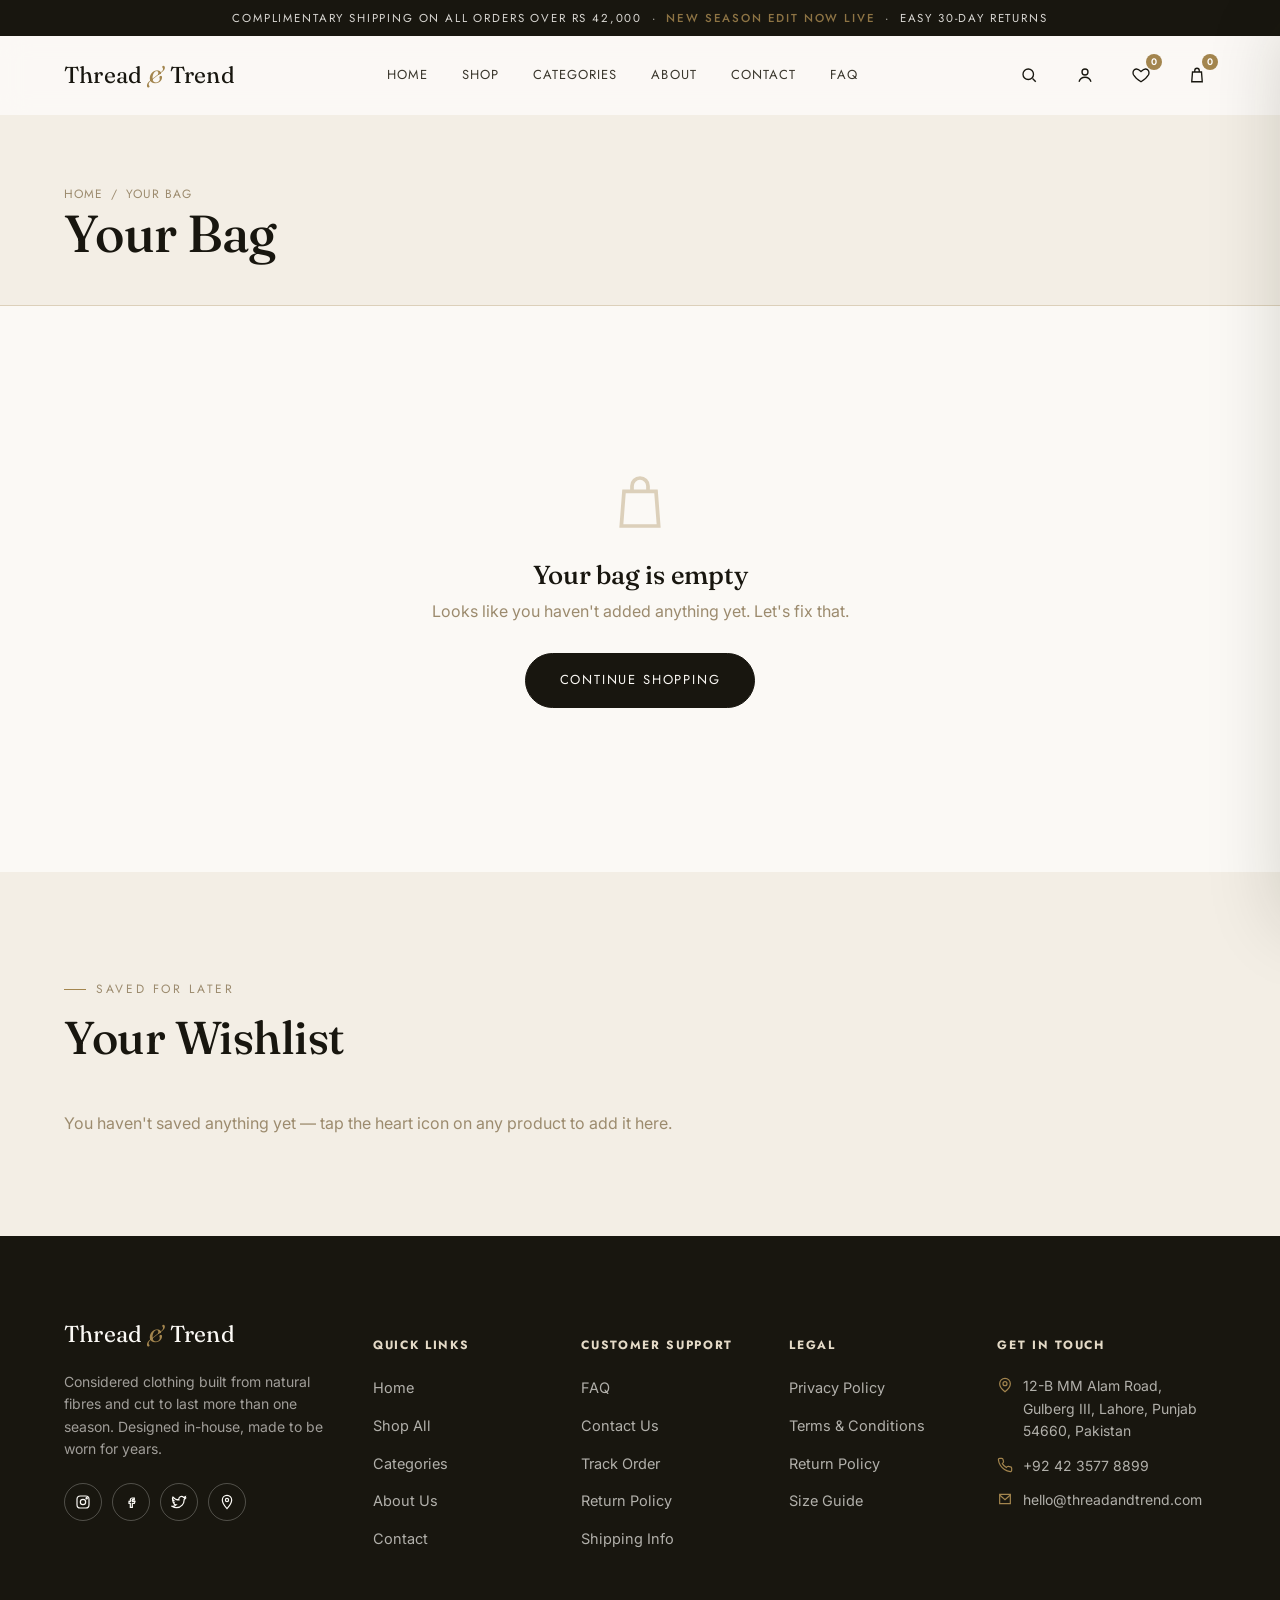
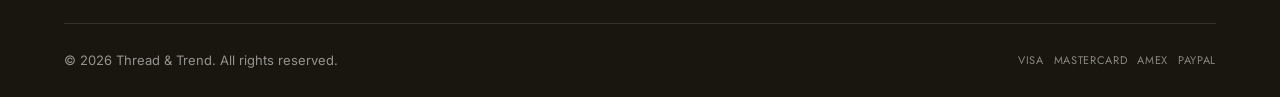
<file: cart.html>
<!DOCTYPE html>
<html lang="en">
<head>
<meta charset="UTF-8">
<meta name="viewport" content="width=device-width, initial-scale=1.0">
<title>Your Bag — Thread &amp; Trend</title>
<meta name="description" content="Review your bag and proceed to secure checkout at Thread & Trend.">
<link rel="icon" href="data:,">
<link rel="stylesheet" href="style.css">
</head>
<body>

<div id="site-header"></div>

<main>
  <div class="page-header">
    <div class="container">
      <div class="breadcrumb"><a href="index.html">Home</a> <span>/</span> <span>Your Bag</span></div>
      <h1>Your Bag</h1>
    </div>
  </div>

  <section class="section-tight">
    <div class="container">
      <div id="cart-content"></div>
    </div>
  </section>

  <section id="wishlist-section" class="bg-beige">
    <div class="container">
      <div class="section-head">
        <div><span class="eyebrow">Saved for later</span><h2>Your Wishlist</h2></div>
      </div>
      <div class="product-grid" id="wishlist-grid"></div>
      <p id="wishlist-empty" style="display:none;color:var(--taupe);">You haven't saved anything yet — tap the heart icon on any product to add it here.</p>
    </div>
  </section>
</main>

<div id="site-footer"></div>

<script src="partials.js"></script>
<script src="app.js"></script>
<script src="cart.js"></script>
</body>
</html>
</file>
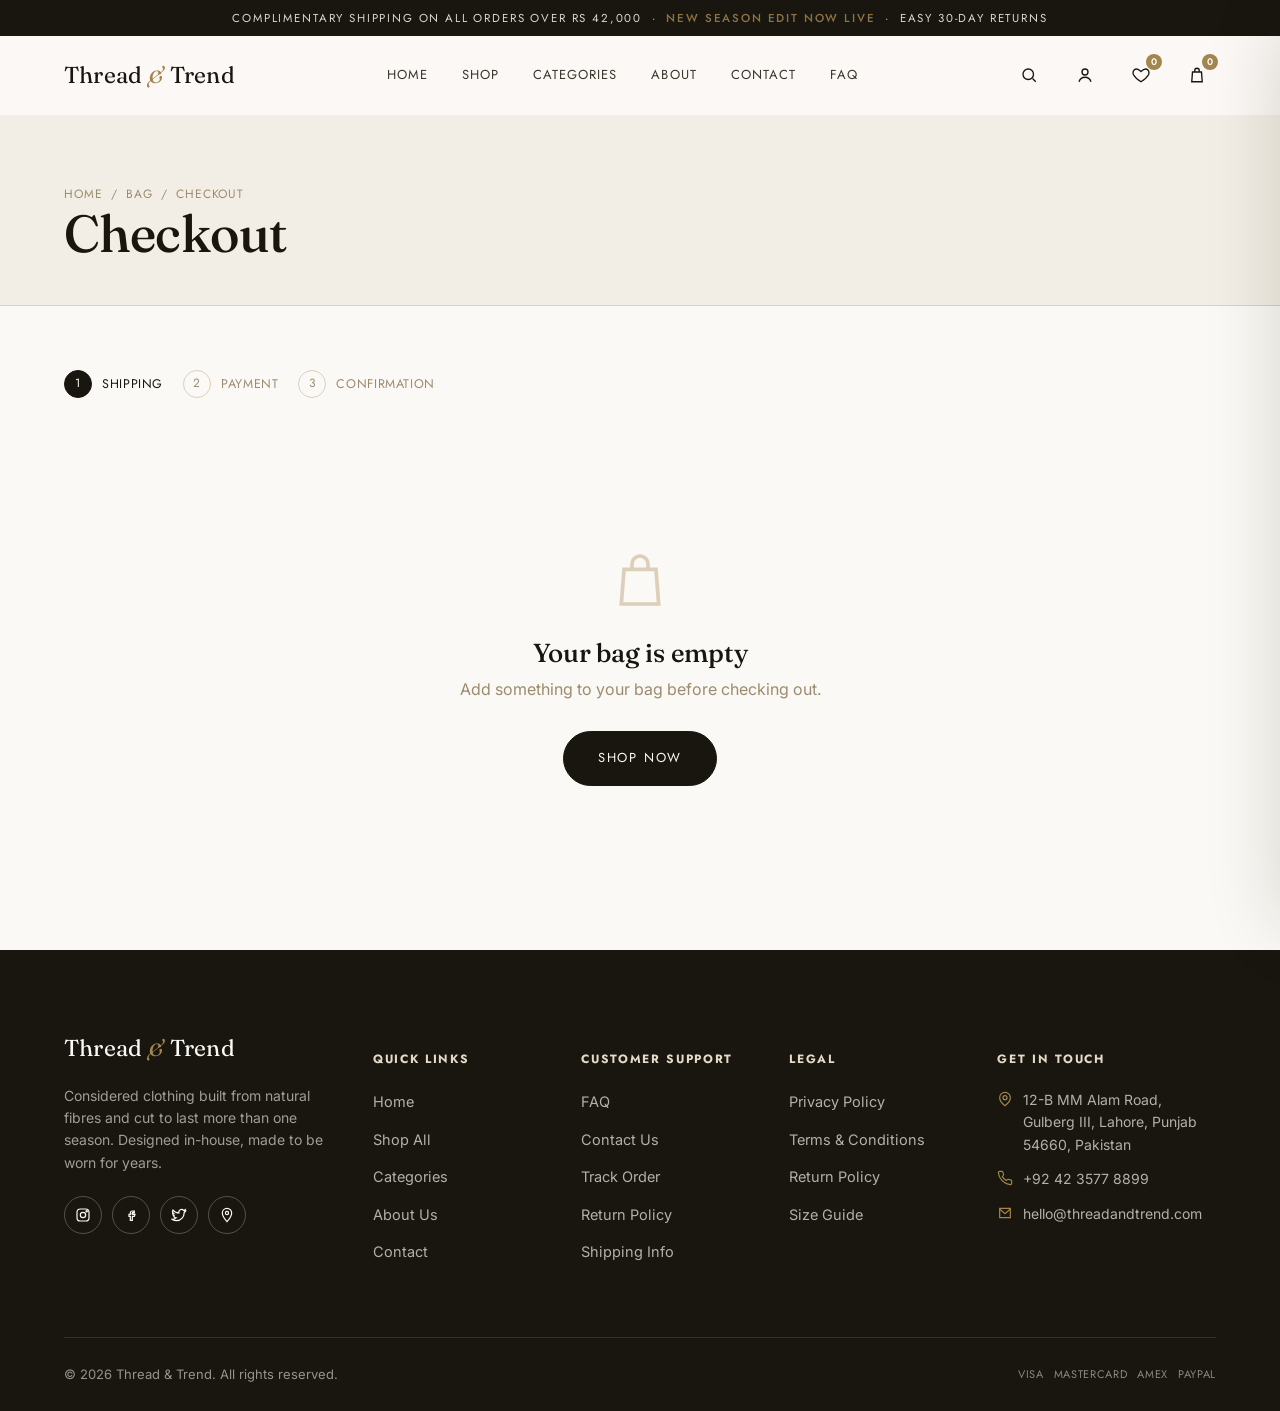
<file: checkout.html>
<!DOCTYPE html>
<html lang="en">
<head>
<meta charset="UTF-8">
<meta name="viewport" content="width=device-width, initial-scale=1.0">
<title>Checkout — Thread &amp; Trend</title>
<meta name="description" content="Secure checkout at Thread & Trend.">
<link rel="icon" href="data:,">
<link rel="stylesheet" href="style.css">
</head>
<body>

<div id="site-header"></div>

<main>
  <div class="page-header">
    <div class="container">
      <div class="breadcrumb"><a href="index.html">Home</a> <span>/</span> <a href="cart.html">Bag</a> <span>/</span> <span>Checkout</span></div>
      <h1>Checkout</h1>
    </div>
  </div>

  <section class="section-tight">
    <div class="container">

      <div class="checkout-steps">
        <div class="checkout-step active"><span class="num">1</span> Shipping</div>
        <div class="sep"></div>
        <div class="checkout-step"><span class="num">2</span> Payment</div>
        <div class="sep"></div>
        <div class="checkout-step"><span class="num">3</span> Confirmation</div>
      </div>

      <div id="checkout-body"></div>

    </div>
  </section>
</main>

<div id="site-footer"></div>

<script src="partials.js"></script>
<script src="app.js"></script>
<script src="checkout.js"></script>
</body>
</html>
</file>
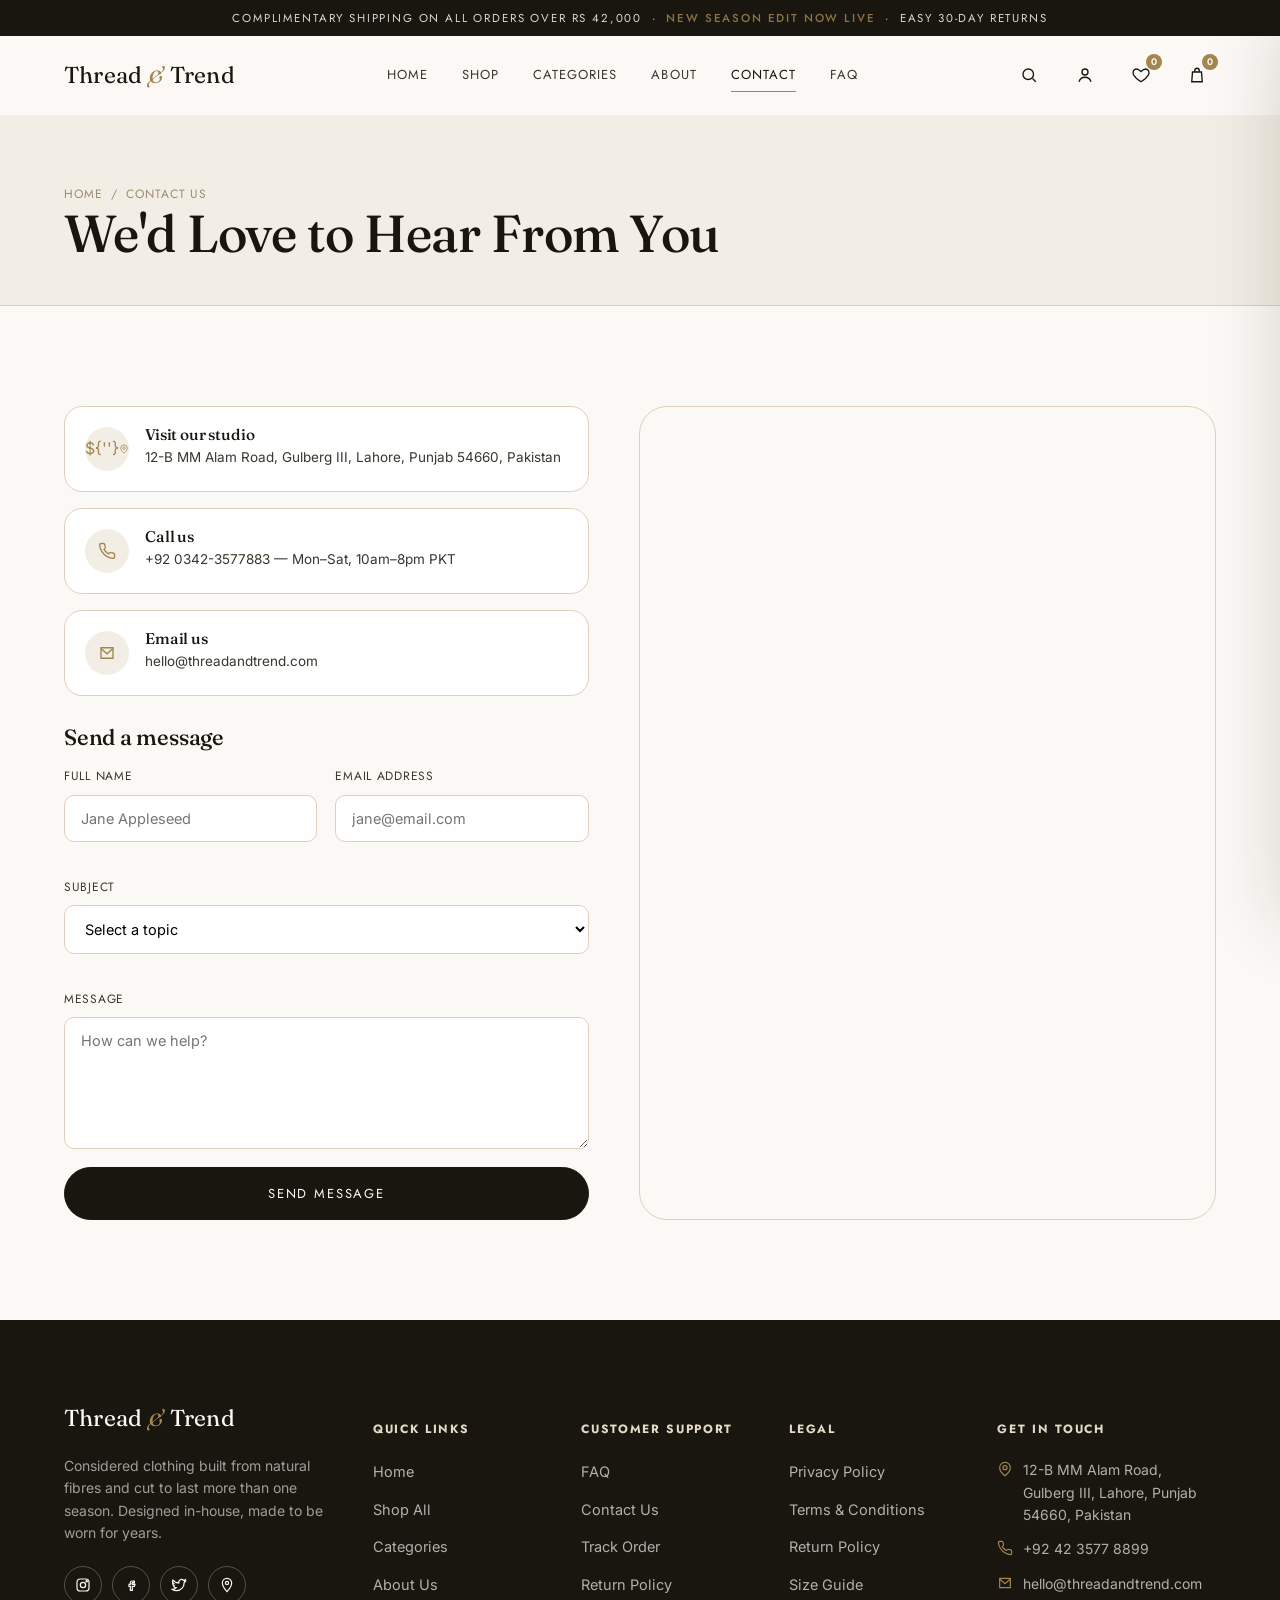
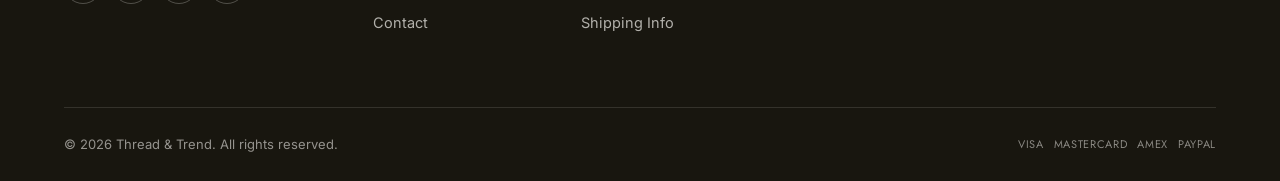
<file: contact.html>
<!DOCTYPE html>
<html lang="en">
<head>
<meta charset="UTF-8">
<meta name="viewport" content="width=device-width, initial-scale=1.0">
<title>Contact Us — Thread &amp; Trend</title>
<meta name="description" content="Get in touch with the Thread & Trend team — store visits, order support and press enquiries.">
<link rel="icon" href="data:,">
<link rel="stylesheet" href="style.css">
</head>
<body>

<div id="site-header"></div>

<main>
  <div class="page-header">
    <div class="container">
      <div class="breadcrumb"><a href="index.html">Home</a> <span>/</span> <span>Contact Us</span></div>
      <h1>We'd Love to Hear From You</h1>
    </div>
  </div>

  <section>
    <div class="container">
      <div class="contact-layout">
        <div>
          <div class="contact-cards">
            <div class="contact-card">
              <div class="ci">${''}<svg viewBox="0 0 24 24" fill="none" stroke="currentColor" stroke-width="1.8" width="18" height="18"><path d="M20 10c0 6-8 12-8 12s-8-6-8-12a8 8 0 1116 0z"/><circle cx="12" cy="10" r="3"/></svg></div>
              <div><h4>Visit our studio</h4><p>12-B MM Alam Road, Gulberg III, Lahore, Punjab 54660, Pakistan</p></div>
            </div>
            <div class="contact-card">
              <div class="ci"><svg viewBox="0 0 24 24" fill="none" stroke="currentColor" stroke-width="1.8" width="18" height="18"><path d="M22 16.9v3a2 2 0 01-2.2 2 19.8 19.8 0 01-8.6-3.1 19.5 19.5 0 01-6-6A19.8 19.8 0 012.1 4.2 2 2 0 014.1 2h3a2 2 0 012 1.7c.1.9.3 1.8.6 2.7a2 2 0 01-.4 2.1L8 9.9a16 16 0 006 6l1.4-1.4a2 2 0 012.1-.4c.9.3 1.8.5 2.7.6a2 2 0 011.8 2z"/></svg></div>
              <div><h4>Call us</h4><p>+92 0342-3577883 — Mon–Sat, 10am–8pm PKT</p></div>
            </div>
            <div class="contact-card">
              <div class="ci"><svg viewBox="0 0 24 24" fill="none" stroke="currentColor" stroke-width="1.8" width="18" height="18"><path d="M4 5h16v14H4V5z"/><path d="M4 6l8 7 8-7"/></svg></div>
              <div><h4>Email us</h4><p>hello@threadandtrend.com</p></div>
            </div>
          </div>

          <h3 style="font-size:22px;margin-bottom:18px;">Send a message</h3>
          <form id="contact-form" novalidate>
            <div class="form-grid">
              <div class="field" id="f-name">
                <label>Full Name</label>
                <input type="text" name="name" required placeholder="Jane Appleseed">
                <span class="error-msg">Please enter your name.</span>
              </div>
              <div class="field" id="f-email">
                <label>Email Address</label>
                <input type="email" name="email" required placeholder="jane@email.com">
                <span class="error-msg">Please enter a valid email.</span>
              </div>
              <div class="field full" id="f-subject">
                <label>Subject</label>
                <select name="subject" required>
                  <option value="">Select a topic</option>
                  <option>Order Support</option>
                  <option>Returns &amp; Exchanges</option>
                  <option>Wholesale Enquiry</option>
                  <option>Press</option>
                  <option>Other</option>
                </select>
                <span class="error-msg">Please select a subject.</span>
              </div>
              <div class="field full" id="f-message">
                <label>Message</label>
                <textarea name="message" rows="6" required placeholder="How can we help?"></textarea>
                <span class="error-msg">Please enter a message.</span>
              </div>
            </div>
            <button type="submit" class="btn btn-block">Send Message</button>
            <div class="form-success" id="contact-success" style="justify-content:flex-start;margin-top:16px;">✓ Thanks — we'll reply within one business day.</div>
          </form>
        </div>

        <div class="map-wrap">
          <iframe src="https://www.google.com/maps?q=MM%20Alam%20Road%2C%20Gulberg%20III%2C%20Lahore%2C%20Pakistan&output=embed" loading="lazy" referrerpolicy="no-referrer-when-downgrade" title="Thread & Trend studio location"></iframe>
        </div>
      </div>
    </div>
  </section>
</main>

<div id="site-footer"></div>

<script src="partials.js"></script>
<script src="app.js"></script>
<script>
document.addEventListener('DOMContentLoaded', () => {
  const form = document.getElementById('contact-form');
  form?.addEventListener('submit', (e) => {
    e.preventDefault();
    let valid = true;
    const fields = [
      ['f-name', v => v.trim().length > 1],
      ['f-email', v => /^[^\s@]+@[^\s@]+\.[^\s@]+$/.test(v)],
      ['f-subject', v => v.trim().length > 0],
      ['f-message', v => v.trim().length > 4],
    ];
    fields.forEach(([id, test]) => {
      const wrap = document.getElementById(id);
      const input = wrap.querySelector('input, select, textarea');
      const ok = test(input.value);
      wrap.classList.toggle('invalid', !ok);
      if(!ok) valid = false;
    });
    if(valid){
      document.getElementById('contact-success').classList.add('show');
      form.reset();
    } else {
      document.getElementById('contact-success').classList.remove('show');
    }
  });
});
</script>
</body>
</html>
</file>
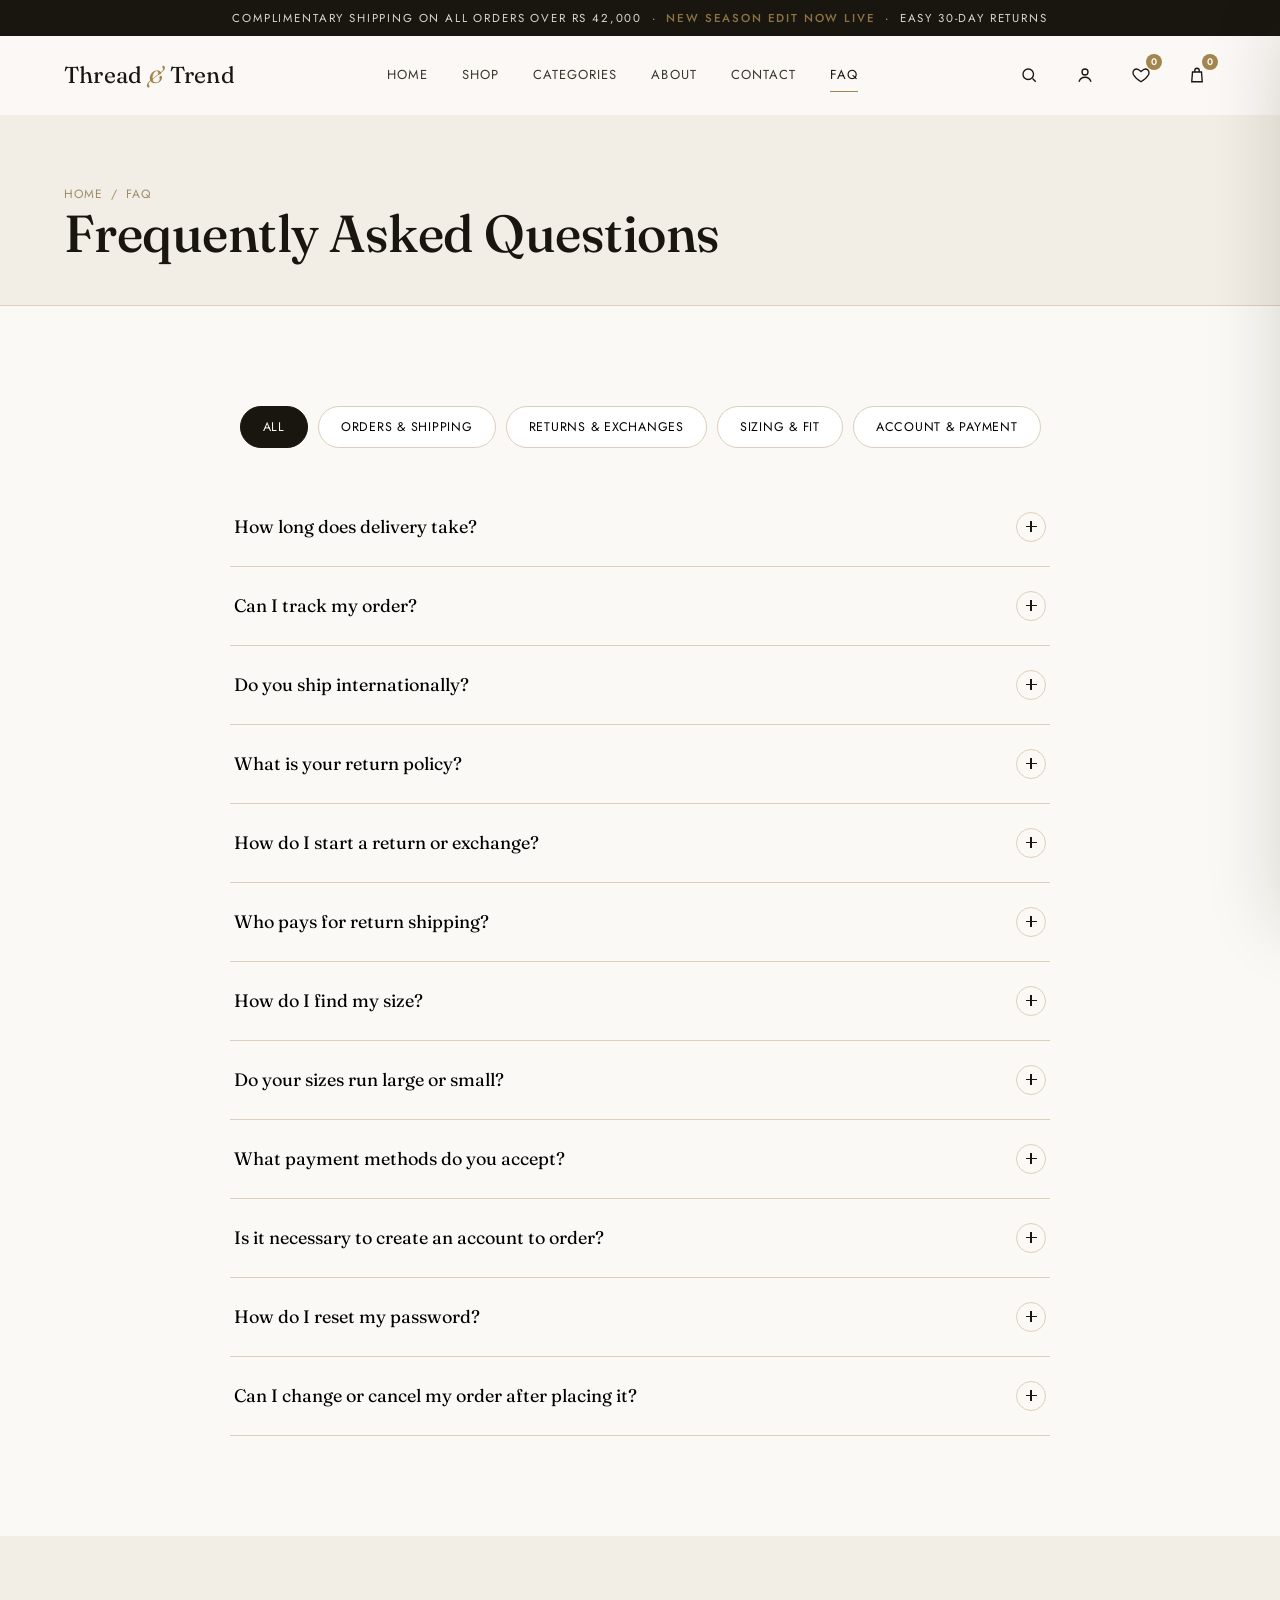
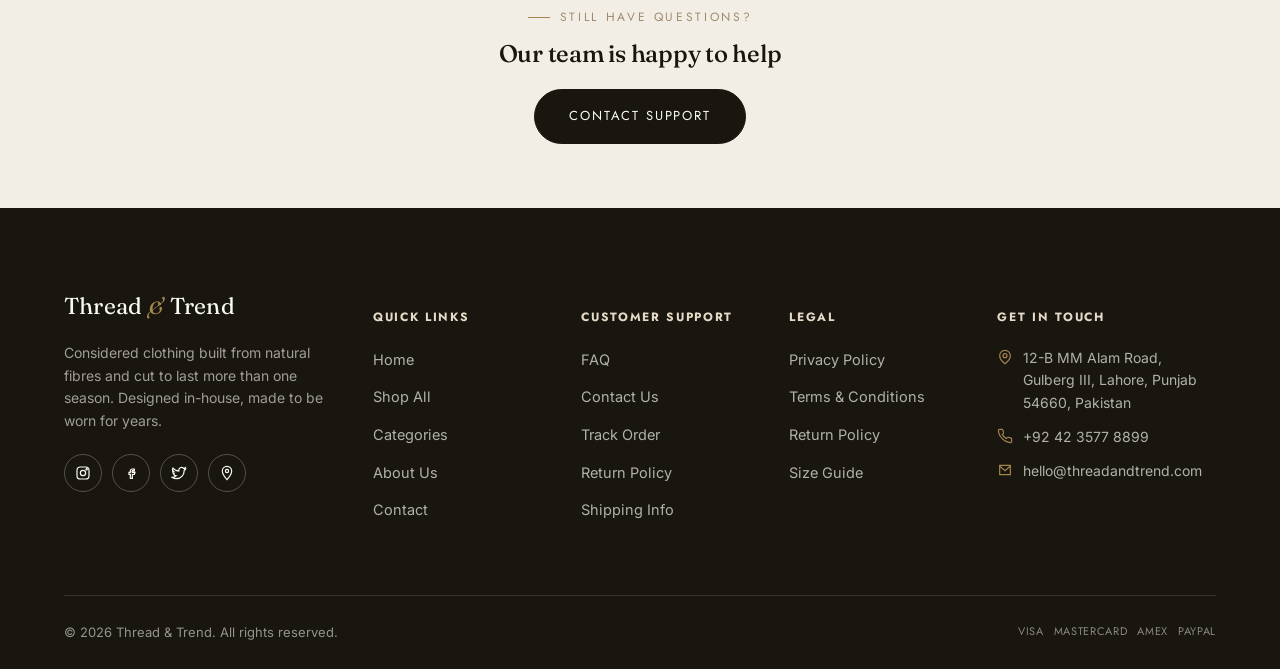
<file: faq.html>
<!DOCTYPE html>
<html lang="en">
<head>
<meta charset="UTF-8">
<meta name="viewport" content="width=device-width, initial-scale=1.0">
<title>FAQ — Thread &amp; Trend</title>
<meta name="description" content="Answers to common questions about orders, shipping, returns and sizing at Thread & Trend.">
<link rel="icon" href="data:,">
<link rel="stylesheet" href="style.css">
</head>
<body>

<div id="site-header"></div>

<main>
  <div class="page-header">
    <div class="container">
      <div class="breadcrumb"><a href="index.html">Home</a> <span>/</span> <span>FAQ</span></div>
      <h1>Frequently Asked Questions</h1>
    </div>
  </div>

  <section>
    <div class="container">
      <div class="faq-tabs" id="faq-tabs" style="justify-content:center;">
        <button class="faq-tab active" data-cat="all">All</button>
        <button class="faq-tab" data-cat="orders">Orders &amp; Shipping</button>
        <button class="faq-tab" data-cat="returns">Returns &amp; Exchanges</button>
        <button class="faq-tab" data-cat="sizing">Sizing &amp; Fit</button>
        <button class="faq-tab" data-cat="account">Account &amp; Payment</button>
      </div>

      <div class="faq-list" id="faq-list"></div>
    </div>
  </section>

  <section class="bg-beige section-tight">
    <div class="container center">
      <span class="eyebrow" style="justify-content:center;">Still have questions?</span>
      <h2 style="margin:14px 0 22px;">Our team is happy to help</h2>
      <a href="contact.html" class="btn">Contact Support</a>
    </div>
  </section>
</main>

<div id="site-footer"></div>

<script src="partials.js"></script>
<script src="app.js"></script>
<script>
document.addEventListener('DOMContentLoaded', () => {
  const FAQS = [
    { cat:'orders', q:'How long does delivery take?', a:'Standard delivery takes 3–5 business days within the continental US. Express delivery (1–2 business days) is available at checkout for an additional fee. International orders typically take 7–14 business days.' },
    { cat:'orders', q:'Can I track my order?', a:"Yes — once your order ships you'll receive a tracking link by email. You can also view order status from your account dashboard after logging in." },
    { cat:'orders', q:'Do you ship internationally?', a:'We currently ship to over 30 countries. Duties and import taxes, where applicable, are calculated at checkout so there are no surprise charges on delivery.' },
    { cat:'returns', q:'What is your return policy?', a:'We accept returns within 30 days of delivery on unworn items with tags attached. Refunds are issued to your original payment method within 5 business days of us receiving the return.' },
    { cat:'returns', q:'How do I start a return or exchange?', a:'Log into your account, select the order, and choose "Start a Return." You can select a refund or an exchange for a different size or colour, subject to availability.' },
    { cat:'returns', q:'Who pays for return shipping?', a:'Returns within the US are free using our prepaid label. International return shipping costs are the responsibility of the customer unless the item arrived damaged or incorrect.' },
    { cat:'sizing', q:'How do I find my size?', a:'Every product page includes a size guide tab with measurements in inches. If you\'re between sizes, we generally recommend sizing up for outerwear and knitwear, and true-to-size for shirting.' },
    { cat:'sizing', q:'Do your sizes run large or small?', a:'Our fit is designed true-to-size against standard US sizing. Customer reviews on each product page often note fit specifics, which can help if you\'re deciding between two sizes.' },
    { cat:'account', q:'What payment methods do you accept?', a:'We accept all major credit and debit cards (Visa, Mastercard, Amex), PayPal, Apple Pay and Google Pay. All payments are processed over an encrypted, secure connection.' },
    { cat:'account', q:'Is it necessary to create an account to order?', a:'No — guest checkout is available. Creating an account simply lets you track orders, save addresses, and build a wishlist for next time.' },
    { cat:'account', q:'How do I reset my password?', a:'On the login page, select "Forgot password" and enter your email address. You\'ll receive a link to set a new password within a few minutes.' },
    { cat:'orders', q:'Can I change or cancel my order after placing it?', a:'We begin processing orders quickly, but if you contact us within 2 hours of placing your order we can usually amend or cancel it before it ships.' },
  ];

  const list = document.getElementById('faq-list');
  const tabs = document.getElementById('faq-tabs');

  function render(cat){
    const items = cat === 'all' ? FAQS : FAQS.filter(f => f.cat === cat);
    list.innerHTML = items.map((f,i) => `
      <div class="faq-item">
        <button class="faq-q" data-idx="${i}">
          <span>${f.q}</span><span class="plus"></span>
        </button>
        <div class="faq-a"><div class="faq-a-in">${f.a}</div></div>
      </div>`).join('');

    list.querySelectorAll('.faq-q').forEach(btn => {
      btn.addEventListener('click', () => {
        const item = btn.closest('.faq-item');
        const answer = item.querySelector('.faq-a');
        const isOpen = item.classList.contains('open');
        list.querySelectorAll('.faq-item').forEach(i => { i.classList.remove('open'); i.querySelector('.faq-a').style.maxHeight = null; });
        if(!isOpen){
          item.classList.add('open');
          answer.style.maxHeight = answer.scrollHeight + 'px';
        }
      });
    });
  }

  tabs.addEventListener('click', (e) => {
    const btn = e.target.closest('.faq-tab');
    if(!btn) return;
    tabs.querySelectorAll('.faq-tab').forEach(t=>t.classList.remove('active'));
    btn.classList.add('active');
    render(btn.dataset.cat);
  });

  render('all');
});
</script>
</body>
</html>
</file>
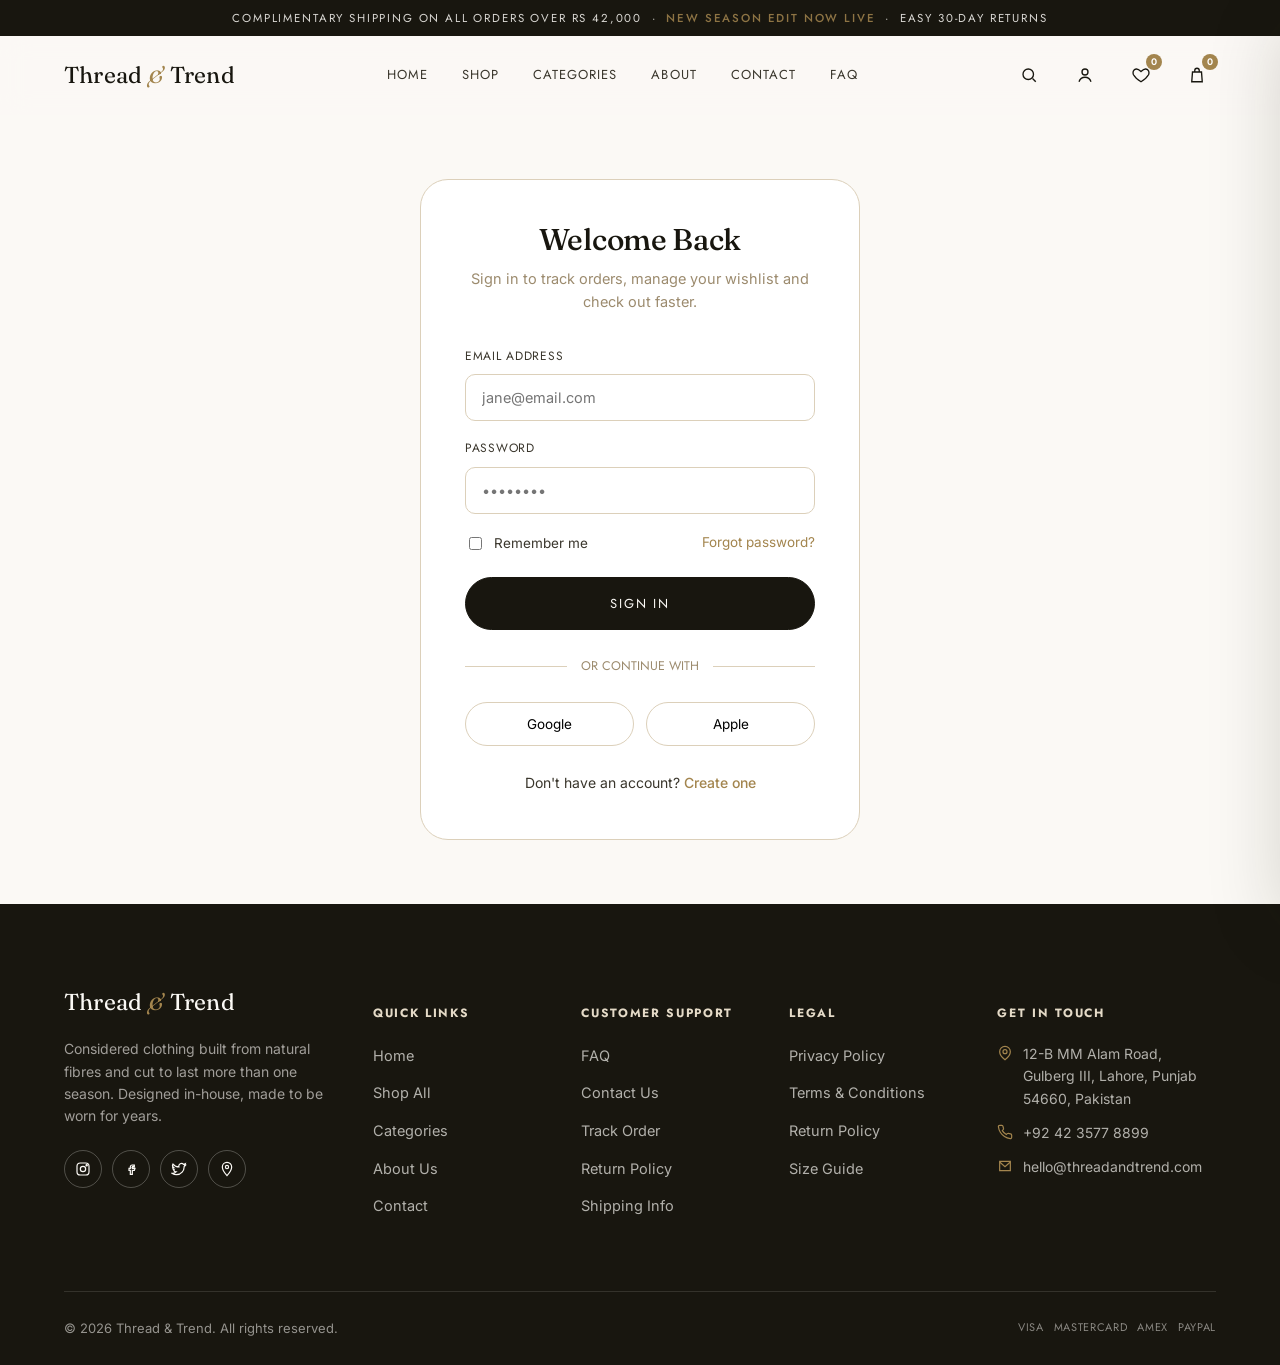
<file: login.html>
<!DOCTYPE html>
<html lang="en">
<head>
<meta charset="UTF-8">
<meta name="viewport" content="width=device-width, initial-scale=1.0">
<title>Login — Thread &amp; Trend</title>
<meta name="description" content="Sign in to your Thread & Trend account.">
<link rel="icon" href="data:,">
<link rel="stylesheet" href="style.css">
</head>
<body>

<div id="site-header"></div>

<main>
  <section class="section-tight">
    <div class="container">
      <div class="auth-wrap">
        <div class="auth-card">
          <h1>Welcome Back</h1>
          <p class="sub">Sign in to track orders, manage your wishlist and check out faster.</p>

          <form id="login-form" novalidate>
            <div class="field" id="l-email">
              <label>Email Address</label>
              <input type="email" name="email" required placeholder="jane@email.com">
              <span class="error-msg">Please enter a valid email.</span>
            </div>
            <div class="field" id="l-password">
              <label>Password</label>
              <input type="password" name="password" required placeholder="••••••••">
              <span class="error-msg">Password must be at least 6 characters.</span>
            </div>
            <div style="display:flex;justify-content:space-between;align-items:center;margin-bottom:22px;">
              <label class="check-line" style="margin:0;"><input type="checkbox"> Remember me</label>
              <a href="#" class="link-underline" id="forgot-link" style="font-size:13.5px;color:var(--brass);">Forgot password?</a>
            </div>
            <button type="submit" class="btn btn-block">Sign In</button>
            <div class="form-success" id="login-success">✓ Signed in — redirecting you now.</div>
          </form>

          <div class="auth-divider">or continue with</div>
          <div class="social-auth">
            <button type="button">Google</button>
            <button type="button">Apple</button>
          </div>

          <p class="auth-foot">Don't have an account? <a href="signup.html">Create one</a></p>
        </div>
      </div>
    </div>
  </section>
</main>

<div id="site-footer"></div>

<script src="partials.js"></script>
<script src="app.js"></script>
<script>
document.addEventListener('DOMContentLoaded', () => {
  const form = document.getElementById('login-form');
  form.addEventListener('submit', (e) => {
    e.preventDefault();
    let valid = true;
    const emailWrap = document.getElementById('l-email'), pwWrap = document.getElementById('l-password');
    const emailOk = /^[^\s@]+@[^\s@]+\.[^\s@]+$/.test(emailWrap.querySelector('input').value);
    const pwOk = pwWrap.querySelector('input').value.length >= 6;
    emailWrap.classList.toggle('invalid', !emailOk); if(!emailOk) valid=false;
    pwWrap.classList.toggle('invalid', !pwOk); if(!pwOk) valid=false;
    if(valid){
      document.getElementById('login-success').classList.add('show');
      setTimeout(()=> window.location.href = 'index.html', 900);
    }
  });
  document.getElementById('forgot-link').addEventListener('click', (e) => {
    e.preventDefault();
    TT.showToast('Password reset link sent (demo)');
  });
});
</script>
</body>
</html>
</file>
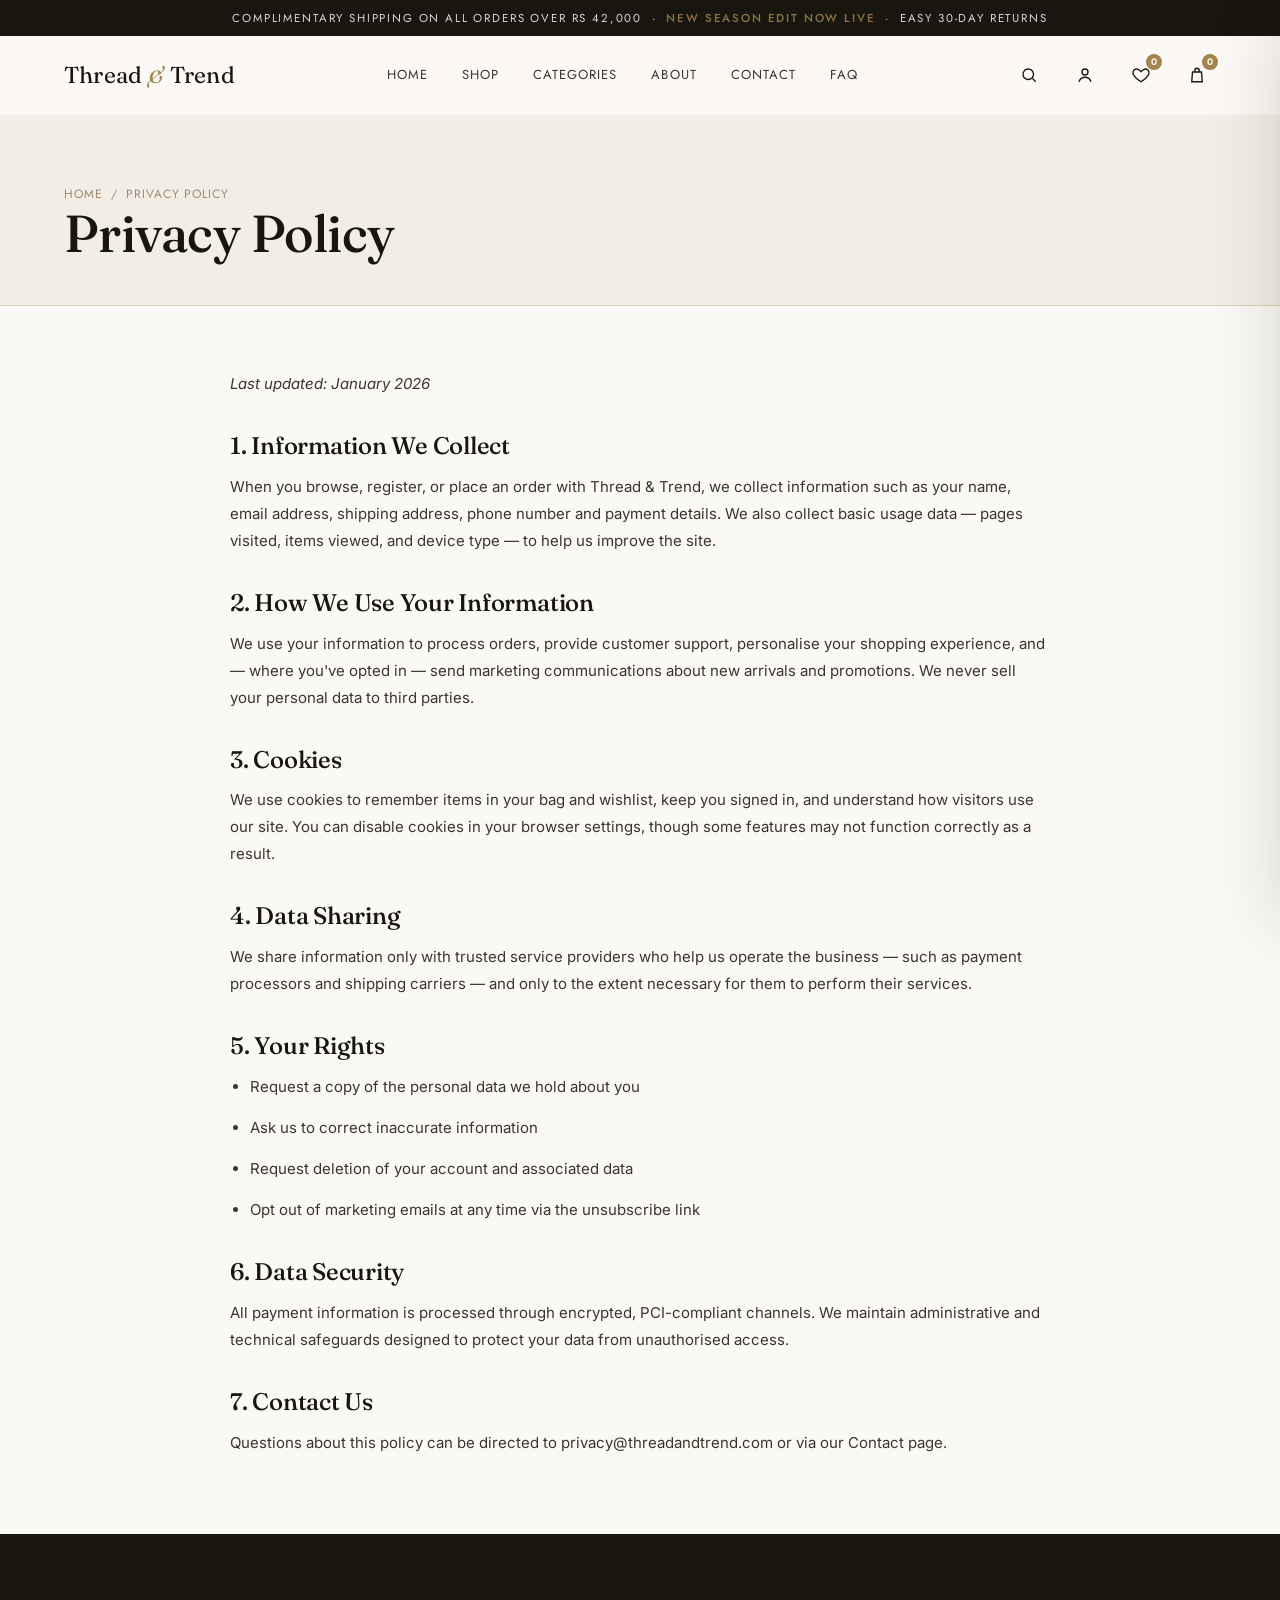
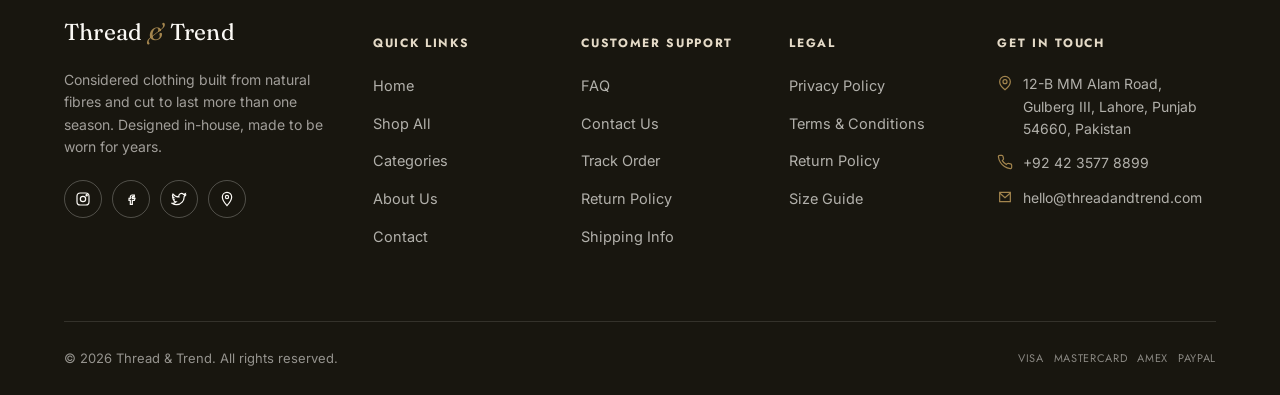
<file: privacy-policy.html>
<!DOCTYPE html>
<html lang="en">
<head>
<meta charset="UTF-8">
<meta name="viewport" content="width=device-width, initial-scale=1.0">
<title>Privacy Policy — Thread &amp; Trend</title>
<meta name="description" content="How Thread & Trend collects, uses and protects your personal information.">
<link rel="icon" href="data:,">
<link rel="stylesheet" href="style.css">
</head>
<body>

<div id="site-header"></div>

<main>
  <div class="page-header">
    <div class="container">
      <div class="breadcrumb"><a href="index.html">Home</a> <span>/</span> <span>Privacy Policy</span></div>
      <h1>Privacy Policy</h1>
    </div>
  </div>

  <section class="section-tight">
    <div class="container">
      <div class="simple-page">
        <p><em>Last updated: January 2026</em></p>

        <h2>1. Information We Collect</h2>
        <p>When you browse, register, or place an order with Thread &amp; Trend, we collect information such as your name, email address, shipping address, phone number and payment details. We also collect basic usage data — pages visited, items viewed, and device type — to help us improve the site.</p>

        <h2>2. How We Use Your Information</h2>
        <p>We use your information to process orders, provide customer support, personalise your shopping experience, and — where you've opted in — send marketing communications about new arrivals and promotions. We never sell your personal data to third parties.</p>

        <h2>3. Cookies</h2>
        <p>We use cookies to remember items in your bag and wishlist, keep you signed in, and understand how visitors use our site. You can disable cookies in your browser settings, though some features may not function correctly as a result.</p>

        <h2>4. Data Sharing</h2>
        <p>We share information only with trusted service providers who help us operate the business — such as payment processors and shipping carriers — and only to the extent necessary for them to perform their services.</p>

        <h2>5. Your Rights</h2>
        <ul>
          <li>Request a copy of the personal data we hold about you</li>
          <li>Ask us to correct inaccurate information</li>
          <li>Request deletion of your account and associated data</li>
          <li>Opt out of marketing emails at any time via the unsubscribe link</li>
        </ul>

        <h2>6. Data Security</h2>
        <p>All payment information is processed through encrypted, PCI-compliant channels. We maintain administrative and technical safeguards designed to protect your data from unauthorised access.</p>

        <h2>7. Contact Us</h2>
        <p>Questions about this policy can be directed to <a href="mailto:privacy@threadandtrend.com" class="link-underline">privacy@threadandtrend.com</a> or via our <a href="contact.html" class="link-underline">Contact page</a>.</p>
      </div>
    </div>
  </section>
</main>

<div id="site-footer"></div>

<script src="partials.js"></script>
<script src="app.js"></script>
</body>
</html>
</file>
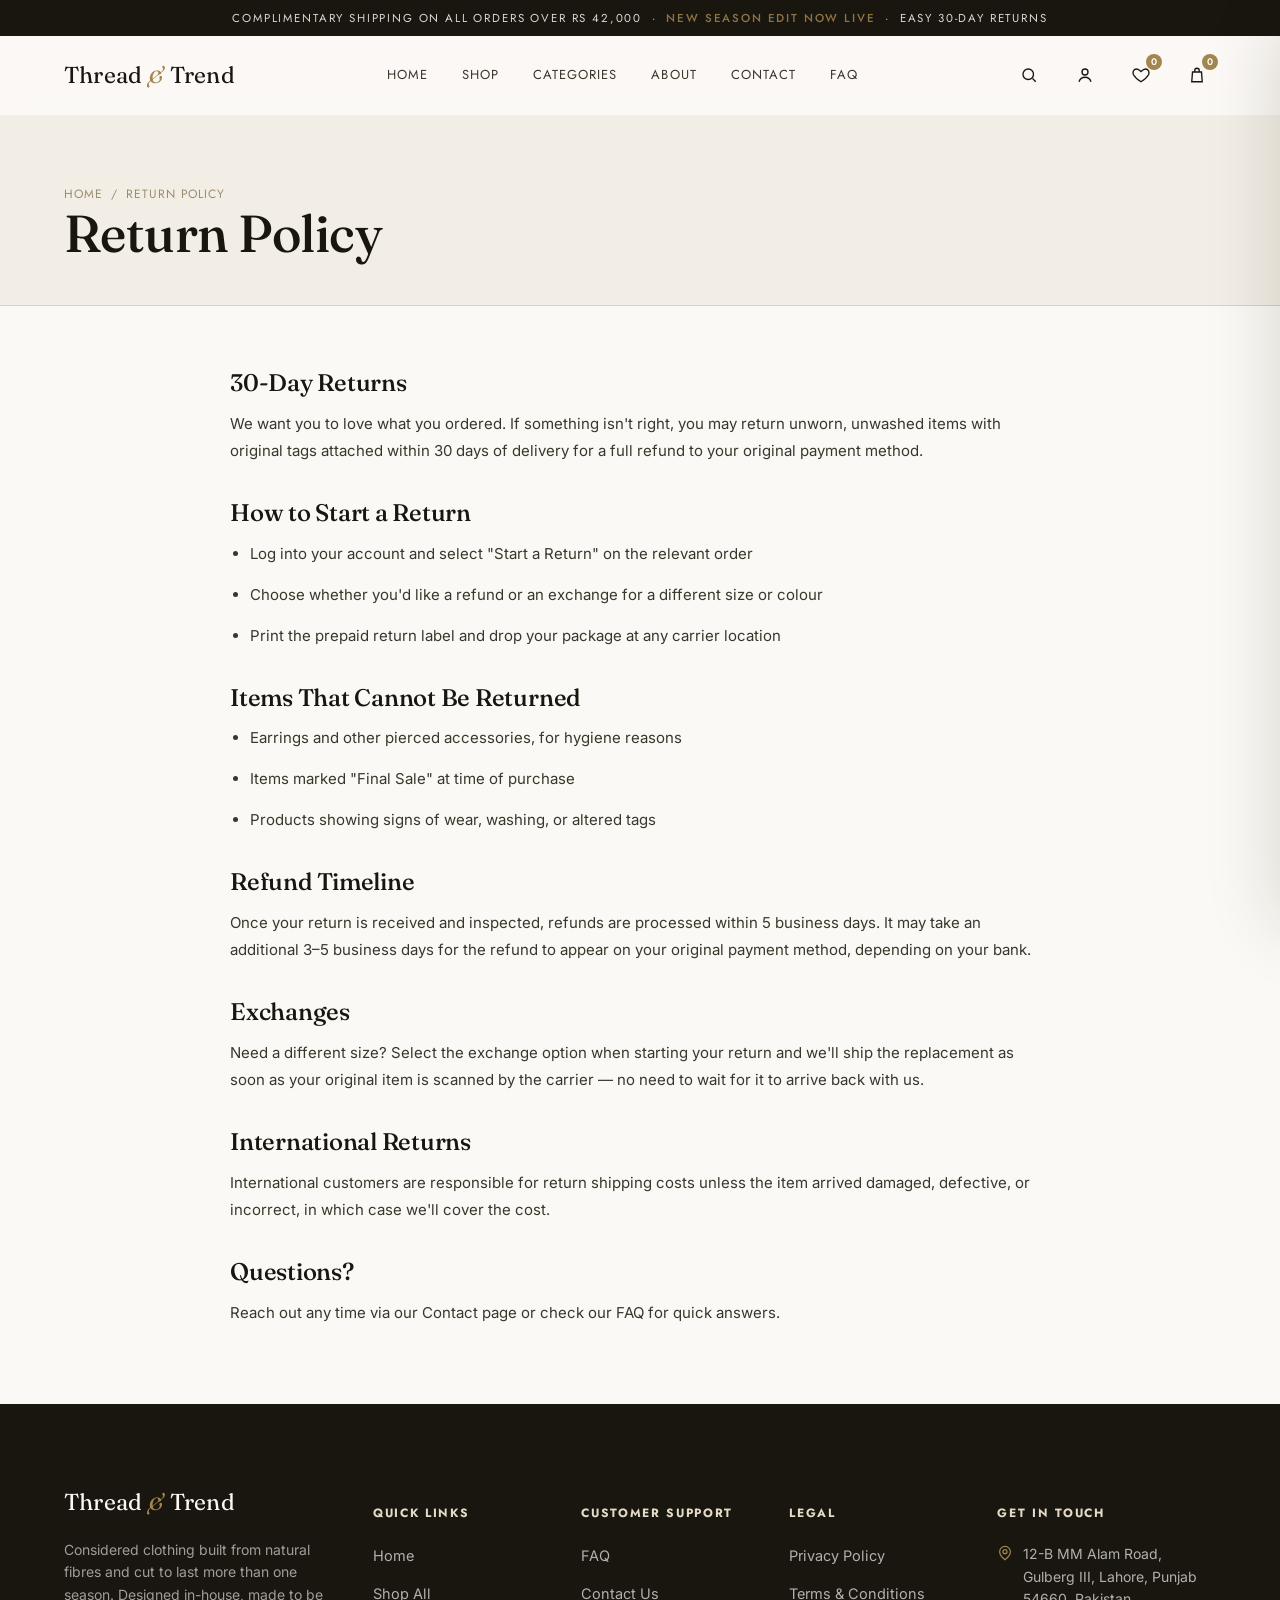
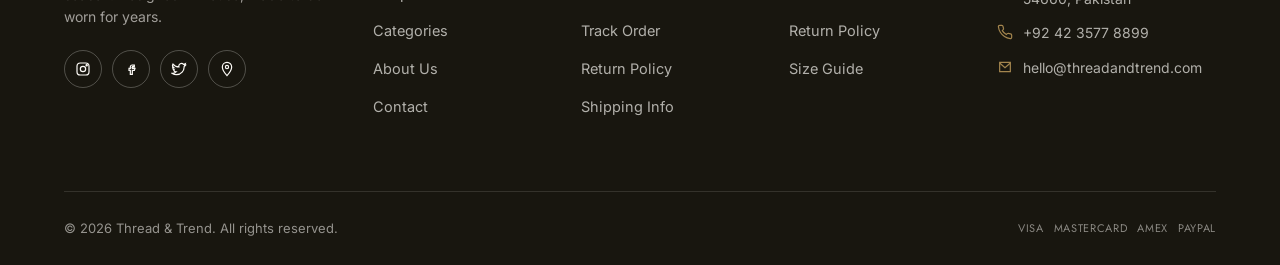
<file: return-policy.html>
<!DOCTYPE html>
<html lang="en">
<head>
<meta charset="UTF-8">
<meta name="viewport" content="width=device-width, initial-scale=1.0">
<title>Return Policy — Thread &amp; Trend</title>
<meta name="description" content="Thread & Trend's 30-day return and exchange policy.">
<link rel="icon" href="data:,">
<link rel="stylesheet" href="style.css">
</head>
<body>

<div id="site-header"></div>

<main>
  <div class="page-header">
    <div class="container">
      <div class="breadcrumb"><a href="index.html">Home</a> <span>/</span> <span>Return Policy</span></div>
      <h1>Return Policy</h1>
    </div>
  </div>

  <section class="section-tight">
    <div class="container">
      <div class="simple-page">
        <h2>30-Day Returns</h2>
        <p>We want you to love what you ordered. If something isn't right, you may return unworn, unwashed items with original tags attached within 30 days of delivery for a full refund to your original payment method.</p>

        <h2>How to Start a Return</h2>
        <ul>
          <li>Log into your account and select "Start a Return" on the relevant order</li>
          <li>Choose whether you'd like a refund or an exchange for a different size or colour</li>
          <li>Print the prepaid return label and drop your package at any carrier location</li>
        </ul>

        <h2>Items That Cannot Be Returned</h2>
        <ul>
          <li>Earrings and other pierced accessories, for hygiene reasons</li>
          <li>Items marked "Final Sale" at time of purchase</li>
          <li>Products showing signs of wear, washing, or altered tags</li>
        </ul>

        <h2>Refund Timeline</h2>
        <p>Once your return is received and inspected, refunds are processed within 5 business days. It may take an additional 3–5 business days for the refund to appear on your original payment method, depending on your bank.</p>

        <h2>Exchanges</h2>
        <p>Need a different size? Select the exchange option when starting your return and we'll ship the replacement as soon as your original item is scanned by the carrier — no need to wait for it to arrive back with us.</p>

        <h2>International Returns</h2>
        <p>International customers are responsible for return shipping costs unless the item arrived damaged, defective, or incorrect, in which case we'll cover the cost.</p>

        <h2>Questions?</h2>
        <p>Reach out any time via our <a href="contact.html" class="link-underline">Contact page</a> or check our <a href="faq.html" class="link-underline">FAQ</a> for quick answers.</p>
      </div>
    </div>
  </section>
</main>

<div id="site-footer"></div>

<script src="partials.js"></script>
<script src="app.js"></script>
</body>
</html>
</file>
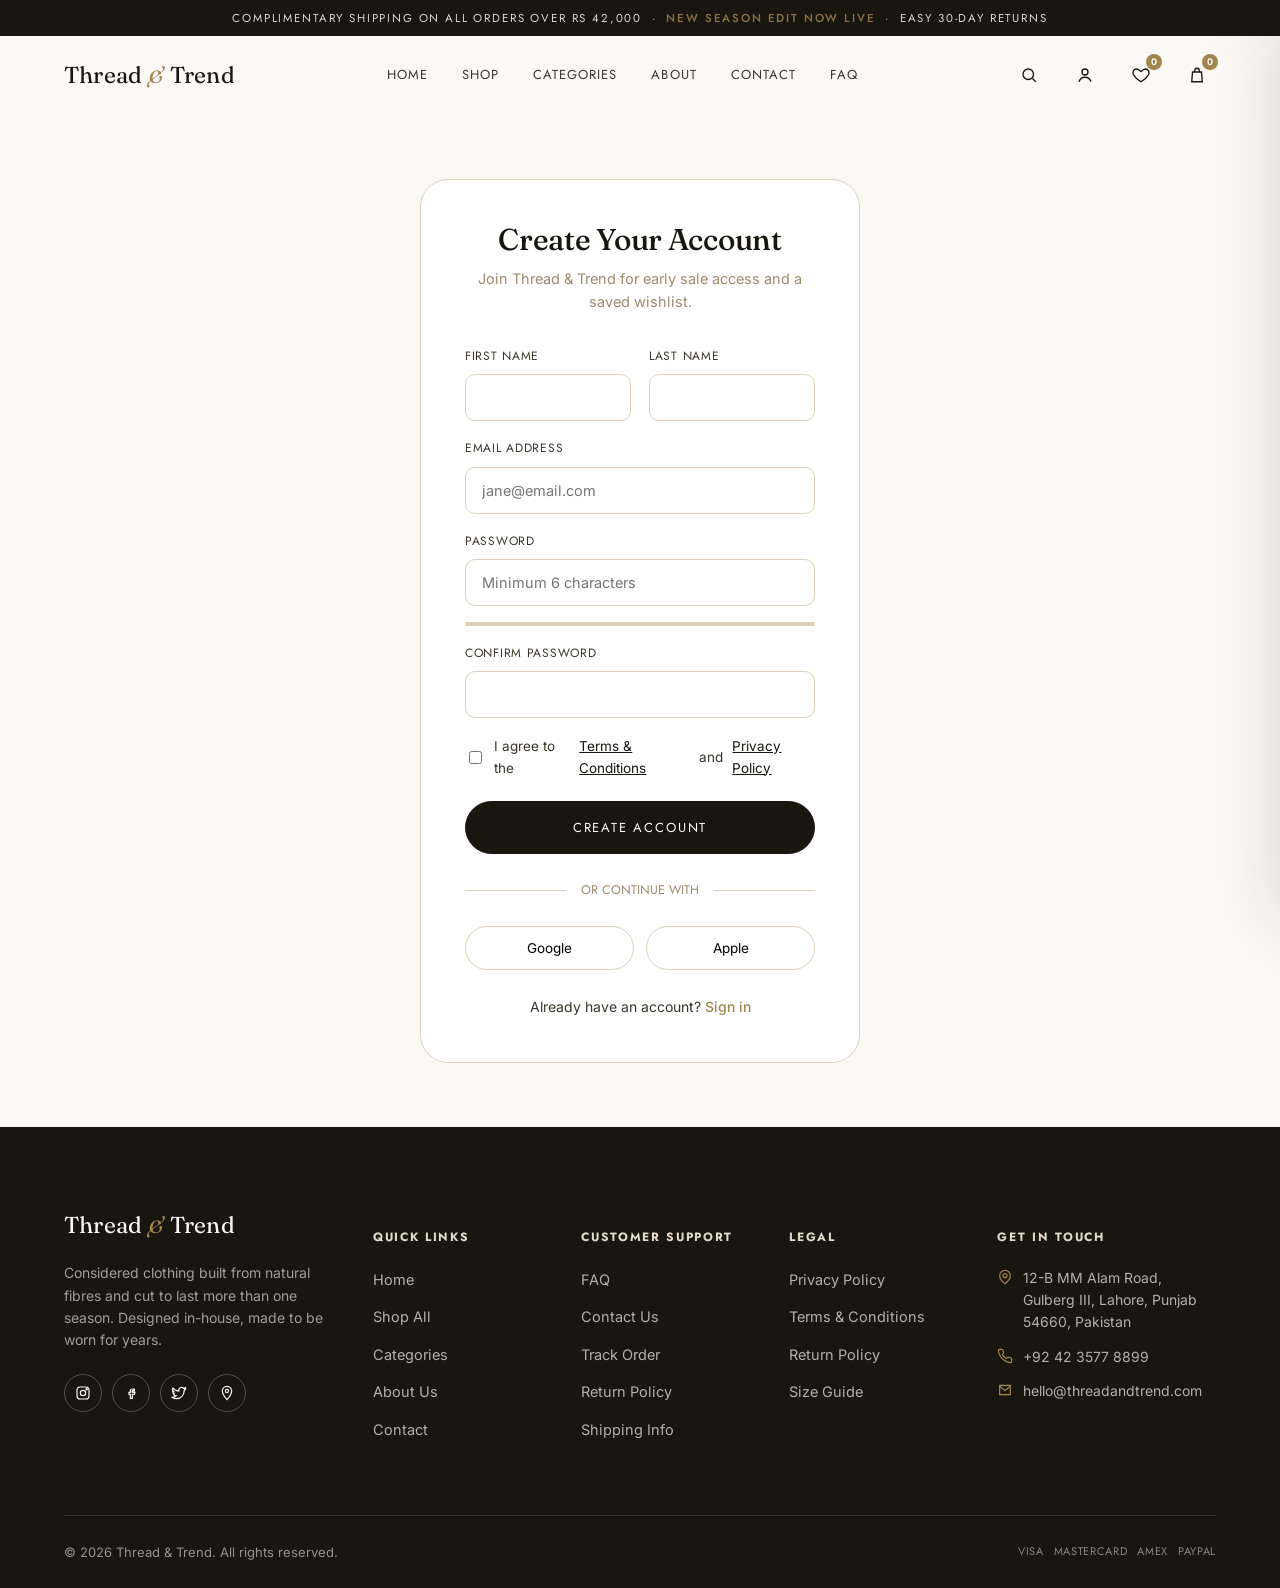
<file: signup.html>
<!DOCTYPE html>
<html lang="en">
<head>
<meta charset="UTF-8">
<meta name="viewport" content="width=device-width, initial-scale=1.0">
<title>Create Account — Thread &amp; Trend</title>
<meta name="description" content="Create a Thread & Trend account for faster checkout, order tracking and wishlists.">
<link rel="icon" href="data:,">
<link rel="stylesheet" href="style.css">
</head>
<body>

<div id="site-header"></div>

<main>
  <section class="section-tight">
    <div class="container">
      <div class="auth-wrap">
        <div class="auth-card">
          <h1>Create Your Account</h1>
          <p class="sub">Join Thread &amp; Trend for early sale access and a saved wishlist.</p>

          <form id="signup-form" novalidate>
            <div class="form-grid">
              <div class="field" id="su-first"><label>First Name</label><input name="first" required><span class="error-msg">Required</span></div>
              <div class="field" id="su-last"><label>Last Name</label><input name="last" required><span class="error-msg">Required</span></div>
            </div>
            <div class="field" id="su-email">
              <label>Email Address</label>
              <input type="email" name="email" required placeholder="jane@email.com">
              <span class="error-msg">Please enter a valid email.</span>
            </div>
            <div class="field" id="su-password">
              <label>Password</label>
              <input type="password" name="password" required placeholder="Minimum 6 characters">
              <div class="pw-strength"><span id="pw-strength-bar"></span></div>
              <span class="error-msg">Password must be at least 6 characters.</span>
            </div>
            <div class="field" id="su-confirm">
              <label>Confirm Password</label>
              <input type="password" name="confirm" required>
              <span class="error-msg">Passwords do not match.</span>
            </div>
            <label class="check-line"><input type="checkbox" id="su-terms"> I agree to the <a href="terms.html">Terms &amp; Conditions</a> and <a href="privacy-policy.html">Privacy Policy</a></label>
            <button type="submit" class="btn btn-block">Create Account</button>
            <div class="form-success" id="signup-success">✓ Account created — welcome to Thread &amp; Trend.</div>
          </form>

          <div class="auth-divider">or continue with</div>
          <div class="social-auth">
            <button type="button">Google</button>
            <button type="button">Apple</button>
          </div>

          <p class="auth-foot">Already have an account? <a href="login.html">Sign in</a></p>
        </div>
      </div>
    </div>
  </section>
</main>

<div id="site-footer"></div>

<script src="partials.js"></script>
<script src="app.js"></script>
<script>
document.addEventListener('DOMContentLoaded', () => {
  const pwInput = document.querySelector('#su-password input');
  const bar = document.getElementById('pw-strength-bar');
  pwInput.addEventListener('input', () => {
    const v = pwInput.value;
    let score = 0;
    if(v.length >= 6) score += 1;
    if(v.length >= 10) score += 1;
    if(/[A-Z]/.test(v) && /[0-9]/.test(v)) score += 1;
    if(/[^A-Za-z0-9]/.test(v)) score += 1;
    const pct = [0,25,55,80,100][score];
    const colors = ['#DCD0BA','#A8503E','#C99A4A','#8CA07E','#5C7A5A'];
    bar.style.width = pct + '%';
    bar.style.background = colors[score];
  });

  const form = document.getElementById('signup-form');
  form.addEventListener('submit', (e) => {
    e.preventDefault();
    let valid = true;
    const checks = [
      ['su-first', v=>v.trim().length>0],
      ['su-last', v=>v.trim().length>0],
      ['su-email', v=>/^[^\s@]+@[^\s@]+\.[^\s@]+$/.test(v)],
      ['su-password', v=>v.length>=6],
    ];
    checks.forEach(([id,test]) => {
      const wrap = document.getElementById(id);
      const ok = test(wrap.querySelector('input').value);
      wrap.classList.toggle('invalid', !ok);
      if(!ok) valid = false;
    });
    const confirmWrap = document.getElementById('su-confirm');
    const confirmOk = confirmWrap.querySelector('input').value === pwInput.value && pwInput.value.length>0;
    confirmWrap.classList.toggle('invalid', !confirmOk);
    if(!confirmOk) valid = false;

    if(!document.getElementById('su-terms').checked){
      TT.showToast('Please accept the Terms & Conditions');
      valid = false;
    }

    if(valid){
      document.getElementById('signup-success').classList.add('show');
      setTimeout(()=> window.location.href = 'index.html', 900);
    }
  });
});
</script>
</body>
</html>
</file>
<file: style.css>
/* ============================================================
   THREAD & TREND — Core Stylesheet
   A quiet-luxury editorial system: warm ivory, near-black ink,
   brushed brass accent. Fraunces for voice, Inter for function.
   ============================================================ */

@import url('https://fonts.googleapis.com/css2?family=Fraunces:ital,opsz,wght@0,9..144,300;0,9..144,400;0,9..144,500;0,9..144,600;1,9..144,400;1,9..144,500&family=Inter:wght@300;400;500;600;700&family=Jost:wght@400;500;600&display=swap');

:root{
  --ivory:#FBF9F5;
  --ivory-deep:#F3EEE5;
  --ink:#18160F;
  --ink-soft:#3A362C;
  --beige:#E4DAC7;
  --beige-line:#DCD0BA;
  --taupe:#9C8B6E;
  --brass:#A3854E;
  --brass-dark:#8A6E3D;
  --white:#FFFFFF;
  --success:#5C7A5A;
  --error:#A8503E;

  --font-display:'Fraunces', serif;
  --font-body:'Inter', sans-serif;
  --font-nav:'Jost', sans-serif;

  --radius-s:10px;
  --radius-m:18px;
  --radius-l:28px;
  --radius-pill:999px;

  --shadow-s:0 2px 12px rgba(24,22,15,0.06);
  --shadow-m:0 12px 40px rgba(24,22,15,0.10);
  --shadow-l:0 24px 70px rgba(24,22,15,0.16);

  --ease:cubic-bezier(.22,.61,.36,1);
  --container:1280px;
}

*,*::before,*::after{ box-sizing:border-box; }
html{ scroll-behavior:smooth; }
body{
  margin:0;
  background:var(--ivory);
  color:var(--ink);
  font-family:var(--font-body);
  font-size:16px;
  line-height:1.6;
  -webkit-font-smoothing:antialiased;
  overflow-x:hidden;
}
@media (prefers-reduced-motion: reduce){
  html{ scroll-behavior:auto; }
  *,*::before,*::after{ animation-duration:0.001ms !important; animation-iteration-count:1 !important; transition-duration:0.001ms !important; }
}

img{ max-width:100%; display:block; }
a{ color:inherit; text-decoration:none; }
ul{ list-style:none; margin:0; padding:0; }
button{ font-family:inherit; cursor:pointer; }
input,select,textarea{ font-family:inherit; }

h1,h2,h3,h4{
  font-family:var(--font-display);
  font-weight:500;
  line-height:1.08;
  margin:0;
  letter-spacing:-0.01em;
}
p{ margin:0; }

.container{ max-width:var(--container); margin:0 auto; padding:0 clamp(20px,5vw,64px); }

.eyebrow{
  font-family:var(--font-nav);
  text-transform:uppercase;
  letter-spacing:.22em;
  font-size:12px;
  color:var(--taupe);
  display:inline-flex;
  align-items:center;
  gap:10px;
}
.eyebrow::before{
  content:'';
  width:22px; height:1px;
  background:var(--brass);
}

.btn{
  display:inline-flex;
  align-items:center;
  justify-content:center;
  gap:10px;
  font-family:var(--font-nav);
  font-size:13px;
  letter-spacing:.14em;
  text-transform:uppercase;
  padding:16px 34px;
  border-radius:var(--radius-pill);
  border:1px solid var(--ink);
  background:var(--ink);
  color:var(--ivory);
  transition:transform .45s var(--ease), background .35s ease, color .35s ease, border-color .35s ease, box-shadow .35s ease;
  white-space:nowrap;
}
.btn:hover{ background:var(--brass); border-color:var(--brass); transform:translateY(-2px); box-shadow:var(--shadow-m); color:var(--white); }
.btn:active{ transform:translateY(0); }
.btn-outline{ background:transparent; color:var(--ink); border-color:var(--ink); }
.btn-outline:hover{ background:var(--ink); border-color:var(--ink); color:var(--ivory); }
.btn-ivory{ background:var(--ivory); color:var(--ink); border-color:var(--ivory); }
.btn-ivory:hover{ background:var(--brass); border-color:var(--brass); color:var(--white); }
.btn-block{ width:100%; }
.btn-sm{ padding:11px 22px; font-size:11.5px; }
.btn:disabled{ opacity:.45; cursor:not-allowed; transform:none !important; box-shadow:none !important; }

.link-underline{
  position:relative;
  padding-bottom:2px;
}
.link-underline::after{
  content:'';
  position:absolute; left:0; right:0; bottom:0;
  height:1px; background:currentColor;
  transform:scaleX(0); transform-origin:right;
  transition:transform .4s var(--ease);
}
.link-underline:hover::after{ transform:scaleX(1); transform-origin:left; }

/* ---------- Preloader ---------- */
#preloader{
  position:fixed; inset:0; z-index:9999;
  background:var(--ink);
  display:flex; align-items:center; justify-content:center;
  flex-direction:column; gap:18px;
  transition:opacity .7s var(--ease), visibility .7s var(--ease);
}
#preloader.hide{ opacity:0; visibility:hidden; pointer-events:none; }
.preloader-mark{
  font-family:var(--font-display);
  font-style:italic;
  font-size:15px;
  color:var(--ivory);
  letter-spacing:.06em;
}
.preloader-bar{
  width:180px; height:1px; background:rgba(251,249,245,.2); position:relative; overflow:hidden;
}
.preloader-bar::after{
  content:''; position:absolute; top:0; left:-40%; width:40%; height:100%;
  background:var(--brass);
  animation:loadsweep 1.1s ease-in-out infinite;
}
@keyframes loadsweep{ 0%{ left:-40%; } 100%{ left:100%; } }

/* ---------- Announcement bar ---------- */
.announce{
  background:var(--ink); color:var(--ivory);
  font-family:var(--font-nav); font-size:11.5px; letter-spacing:.16em; text-transform:uppercase;
  text-align:center; padding:9px 12px;
}
.announce span{ opacity:.85; }
.announce b{ color:var(--brass); font-weight:500; }

/* ---------- Header ---------- */
header.site{
  position:sticky; top:0; z-index:500;
  background:rgba(251,249,245,.86);
  backdrop-filter:blur(14px);
  -webkit-backdrop-filter:blur(14px);
  border-bottom:1px solid transparent;
  transition:border-color .4s ease, box-shadow .4s ease, background .4s ease;
}
header.site.scrolled{ border-color:var(--beige-line); box-shadow:0 6px 24px rgba(24,22,15,.05); }
.nav-row{
  display:flex; align-items:center; justify-content:space-between;
  padding:20px clamp(20px,5vw,64px);
  gap:24px;
}
.logo{
  font-family:var(--font-display);
  font-size:23px; letter-spacing:.01em;
  display:flex; align-items:baseline; gap:6px;
}
.logo .amp{ font-style:italic; color:var(--brass); }
.logo small{ font-family:var(--font-nav); font-size:9px; letter-spacing:.3em; text-transform:uppercase; color:var(--taupe); display:block; margin-top:1px; }

.main-nav{ display:flex; gap:34px; align-items:center; }
.main-nav a{
  font-family:var(--font-nav); font-size:13px; letter-spacing:.08em; text-transform:uppercase;
  color:var(--ink-soft); position:relative; padding:4px 0;
  transition:color .3s ease;
}
.main-nav a::after{ content:''; position:absolute; left:0; bottom:-2px; width:0; height:1px; background:var(--brass); transition:width .35s var(--ease); }
.main-nav a:hover, .main-nav a.active{ color:var(--ink); }
.main-nav a:hover::after, .main-nav a.active::after{ width:100%; }

.nav-actions{ display:flex; align-items:center; gap:18px; }
.icon-btn{
  position:relative;
  width:38px; height:38px; border-radius:50%;
  display:flex; align-items:center; justify-content:center;
  color:var(--ink); background:transparent; border:1px solid transparent;
  transition:background .3s ease, border-color .3s ease, transform .3s ease;
}
.icon-btn:hover{ background:var(--beige); border-color:var(--beige-line); transform:translateY(-1px); }
.icon-btn svg{ width:18px; height:18px; }
.badge{
  position:absolute; top:-3px; right:-3px;
  background:var(--brass); color:var(--white);
  font-family:var(--font-nav); font-size:9.5px; font-weight:600;
  width:16px; height:16px; border-radius:50%;
  display:flex; align-items:center; justify-content:center;
}
.burger{ display:none; }

/* search overlay */
.search-overlay{
  position:fixed; inset:0; z-index:900;
  background:rgba(24,22,15,.5);
  backdrop-filter:blur(4px);
  display:flex; align-items:flex-start; justify-content:center;
  opacity:0; visibility:hidden; transition:opacity .4s ease, visibility .4s ease;
  padding-top:12vh;
}
.search-overlay.open{ opacity:1; visibility:visible; }
.search-panel{
  background:var(--ivory); width:min(640px,90vw); border-radius:var(--radius-m);
  padding:34px; box-shadow:var(--shadow-l);
  transform:translateY(-16px); transition:transform .4s var(--ease);
}
.search-overlay.open .search-panel{ transform:translateY(0); }
.search-panel form{ display:flex; align-items:center; gap:14px; border-bottom:1.5px solid var(--ink); padding-bottom:14px; }
.search-panel input{ flex:1; border:none; background:transparent; font-family:var(--font-display); font-size:22px; outline:none; color:var(--ink); }
.search-panel .close-search{ background:none; border:none; color:var(--taupe); }
.search-hints{ margin-top:18px; display:flex; gap:10px; flex-wrap:wrap; }
.search-hints a{ font-family:var(--font-nav); font-size:11.5px; letter-spacing:.08em; text-transform:uppercase; border:1px solid var(--beige-line); padding:7px 14px; border-radius:var(--radius-pill); transition:all .3s ease; }
.search-hints a:hover{ background:var(--ink); color:var(--ivory); border-color:var(--ink); }

/* ---------- Mobile drawer ---------- */
.drawer-scrim{ position:fixed; inset:0; background:rgba(24,22,15,.45); z-index:800; opacity:0; visibility:hidden; transition:opacity .4s ease, visibility .4s ease; }
.drawer-scrim.open{ opacity:1; visibility:visible; }
.mobile-drawer{
  position:fixed; top:0; right:0; height:100%; width:min(320px,84vw); z-index:850;
  background:var(--ivory); box-shadow:var(--shadow-l);
  transform:translateX(100%); transition:transform .5s var(--ease);
  padding:28px 26px; display:flex; flex-direction:column; gap:6px;
}
.mobile-drawer.open{ transform:translateX(0); }
.mobile-drawer a{
  font-family:var(--font-nav); text-transform:uppercase; letter-spacing:.08em; font-size:15px;
  padding:14px 4px; border-bottom:1px solid var(--beige-line); color:var(--ink-soft);
}
.drawer-close{ align-self:flex-end; background:none; border:none; margin-bottom:10px; color:var(--ink); }

/* ============================================================
   Hero
   ============================================================ */
.hero{
  position:relative;
  min-height:92vh;
  display:flex; align-items:center;
  overflow:hidden;
  background:var(--ink);
}
.hero-media{
  position:absolute;
  inset:0;
  overflow:hidden;
}

.hero-media img{
  width:100%;
  height:100%;
  object-fit:cover;
  opacity:.82;
  transform:scale(1.06);
  animation: heroMotion 14s ease-in-out infinite alternate;
}

@keyframes heroMotion{
  0%{
    transform:scale(1.06) translateY(0);
  }

  50%{
    transform:scale(1.15) translateY(-1.5%);
  }

  100%{
    transform:scale(1.06) translateY(1.5%);
  }
}

.hero-media::after{
  content:'';
  position:absolute;
  inset:0;
  background:linear-gradient(
    90deg,
    rgba(20,18,12,.82) 8%,
    rgba(20,18,12,.42) 48%,
    rgba(20,18,12,.12) 78%
  );
}
.hero-content{
  position:relative; z-index:2; color:var(--ivory);
  padding:0 clamp(20px,5vw,64px);
  max-width:640px;
}
.hero-content .eyebrow{ color:var(--beige); }
.hero-content .eyebrow::before{ background:var(--brass); }
.hero-content h1{
  font-size:clamp(46px,7vw,86px);
  margin:20px 0 22px;
  color:var(--ivory);
}
.hero-content h1 em{ font-style:italic; color:var(--brass); font-weight:400; }
.hero-content p{ font-size:17px; color:rgba(251,249,245,.78); max-width:480px; margin-bottom:36px; }
.hero-cta{ display:flex; gap:16px; flex-wrap:wrap; align-items:center; }

.hero-vertical{
  position:absolute; right:clamp(20px,5vw,64px); bottom:44px; z-index:2;
  writing-mode:vertical-rl; color:rgba(251,249,245,.55);
  font-family:var(--font-nav); font-size:11px; letter-spacing:.3em; text-transform:uppercase;
  display:flex; align-items:center; gap:14px;
}
.hero-vertical::after{ content:''; width:1px; height:60px; background:rgba(251,249,245,.35); }

.hero-pin{
  position:absolute; z-index:3;
  background:rgba(251,249,245,.92); backdrop-filter:blur(6px);
  border-radius:var(--radius-pill);
  padding:9px 16px 9px 10px;
  display:flex; align-items:center; gap:9px;
  font-family:var(--font-nav); font-size:11.5px; letter-spacing:.05em; color:var(--ink);
  box-shadow:var(--shadow-m);
  opacity:0; animation:pinIn .7s var(--ease) forwards;
}
.hero-pin .num{ width:20px; height:20px; border-radius:50%; background:var(--ink); color:var(--ivory); display:flex; align-items:center; justify-content:center; font-size:10px; }
@keyframes pinIn{ from{ opacity:0; transform:translateY(10px); } to{ opacity:1; transform:translateY(0); } }
.scroll-cue{
  position:absolute; left:clamp(20px,5vw,64px); bottom:40px; z-index:2;
  display:flex; align-items:center; gap:12px; color:rgba(251,249,245,.6);
  font-family:var(--font-nav); font-size:11px; letter-spacing:.2em; text-transform:uppercase;
}
.scroll-cue .line{ width:32px; height:1px; background:rgba(251,249,245,.4); position:relative; overflow:hidden; }
.scroll-cue .line::after{ content:''; position:absolute; inset:0; background:var(--brass); animation:scrollcue 2s ease-in-out infinite; }
@keyframes scrollcue{ 0%{ transform:translateX(-100%);} 50%{transform:translateX(0);} 100%{transform:translateX(100%);} }

/* ---------- Marquee ---------- */
.marquee{
  background:var(--brass); color:var(--ivory); overflow:hidden; padding:13px 0;
  border-top:1px solid var(--brass-dark); border-bottom:1px solid var(--brass-dark);
}
.marquee-track{ display:flex; width:max-content; animation:marquee 26s linear infinite; }
.marquee-track span{
  font-family:var(--font-nav); font-size:13px; letter-spacing:.18em; text-transform:uppercase;
  padding:0 28px; white-space:nowrap; display:flex; align-items:center; gap:28px;
}
.marquee-track span::after{ content:'✦'; font-size:10px; opacity:.8; }
@keyframes marquee{ from{ transform:translateX(0);} to{ transform:translateX(-50%);} }

/* ============================================================
   Sections
   ============================================================ */
section{ padding:100px 0; }
.section-tight{ padding:64px 0; }
.section-head{ display:flex; align-items:flex-end; justify-content:space-between; gap:24px; margin-bottom:48px; flex-wrap:wrap; }
.section-head h2{ font-size:clamp(30px,4vw,46px); margin-top:14px; }
.section-head p.lead{ max-width:420px; color:var(--ink-soft); font-size:15px; margin-top:14px; }
.bg-beige{ background:var(--ivory-deep); }
.bg-ink{ background:var(--ink); color:var(--ivory); }
.bg-ink .eyebrow{ color:var(--beige); }
.center{ text-align:center; }
.center .section-head{ justify-content:center; text-align:center; flex-direction:column; align-items:center; }

/* ---------- Category grid ---------- */
.cat-grid{
  display:grid;
  grid-template-columns:1.3fr 1fr 1fr;
  grid-template-rows:auto auto;
  gap:22px;
}
.cat-card{
  position:relative; border-radius:var(--radius-l); overflow:hidden;
  min-height:340px; display:flex; align-items:flex-end; padding:28px;
  box-shadow:var(--shadow-s);
}
.cat-card.big{ grid-row:span 2; min-height:100%; }
.cat-card img{ position:absolute; inset:0; width:100%; height:100%; object-fit:cover; transition:transform .8s var(--ease); }
.cat-card:hover img{ transform:scale(1.08); }
.cat-card::before{ content:''; position:absolute; inset:0; background:linear-gradient(180deg, rgba(24,22,15,0) 40%, rgba(24,22,15,.72) 100%); }
.cat-card-info{ position:relative; z-index:2; color:var(--ivory); width:100%; display:flex; align-items:flex-end; justify-content:space-between; }
.cat-card-info h3{ font-size:26px; color:var(--ivory); }
.cat-card-info span{ font-family:var(--font-nav); font-size:11px; letter-spacing:.1em; text-transform:uppercase; opacity:.75; }
.cat-arrow{ width:42px; height:42px; border-radius:50%; border:1px solid rgba(251,249,245,.5); display:flex; align-items:center; justify-content:center; transition:all .4s var(--ease); flex-shrink:0; }
.cat-card:hover .cat-arrow{ background:var(--brass); border-color:var(--brass); transform:rotate(45deg); }

/* ---------- Product cards ---------- */
.product-grid{ display:grid; grid-template-columns:repeat(4,1fr); gap:28px; }
.product-card{
  background:var(--white); border-radius:var(--radius-m); overflow:hidden;
  box-shadow:var(--shadow-s); transition:box-shadow .4s ease, transform .4s ease;
  display:flex; flex-direction:column;
}
.product-card:hover{ box-shadow:var(--shadow-m); transform:translateY(-5px); }
.pc-media{ position:relative; aspect-ratio:3/4; overflow:hidden; background:var(--beige); }
.pc-media img{ width:100%; height:100%; object-fit:cover; transition:opacity .5s ease, transform .8s var(--ease); }
.pc-media img.img-b{ position:absolute; inset:0; opacity:0; }
.product-card:hover .pc-media img.img-a{ opacity:0; }
.product-card:hover .pc-media img.img-b{ opacity:1; }
.pc-tags{ position:absolute; top:12px; left:12px; display:flex; gap:6px; z-index:2; }
.pc-tag{ font-family:var(--font-nav); font-size:10px; letter-spacing:.08em; text-transform:uppercase; padding:5px 10px; border-radius:var(--radius-pill); background:var(--ink); color:var(--ivory); }
.pc-tag.sale{ background:var(--error); }
.pc-tag.new{ background:var(--success); }
.pc-wish{
  position:absolute; top:12px; right:12px; z-index:2;
  width:34px; height:34px; border-radius:50%; background:rgba(251,249,245,.92);
  display:flex; align-items:center; justify-content:center; color:var(--ink);
  transition:all .3s ease; border:none;
}
.pc-wish svg{ width:16px; height:16px; transition:all .2s ease; }
.pc-wish:hover{ background:var(--ink); color:var(--ivory); }
.pc-wish.active svg{ fill:var(--error); stroke:var(--error); }
.pc-quickadd{
  position:absolute; left:12px; right:12px; bottom:12px; z-index:2;
  opacity:0; transform:translateY(10px); transition:all .35s var(--ease);
}
.product-card:hover .pc-quickadd{ opacity:1; transform:translateY(0); }
.pc-quickadd button{
  width:100%; background:var(--ink); color:var(--ivory); border:none; border-radius:var(--radius-pill);
  padding:12px; font-family:var(--font-nav); font-size:11.5px; letter-spacing:.1em; text-transform:uppercase;
  transition:background .3s ease;
}
.pc-quickadd button:hover{ background:var(--brass); }
.pc-body{ padding:18px 18px 20px; display:flex; flex-direction:column; gap:8px; flex:1; }
.pc-cat{ font-family:var(--font-nav); font-size:10.5px; letter-spacing:.12em; text-transform:uppercase; color:var(--taupe); }
.pc-name{ font-family:var(--font-display); font-size:17.5px; }
.pc-rating{ display:flex; align-items:center; gap:5px; font-size:12.5px; color:var(--taupe); }
.pc-rating .stars{ color:var(--brass); letter-spacing:1px; }
.pc-price-row{ display:flex; align-items:center; gap:10px; margin-top:2px; }
.pc-price{ font-family:var(--font-nav); font-weight:600; font-size:15px; }
.pc-price-old{ font-size:13px; color:var(--taupe); text-decoration:line-through; }
.pc-swatches{ display:flex; gap:6px; margin-top:4px; }
.pc-swatch{ width:15px; height:15px; border-radius:50%; border:1px solid rgba(24,22,15,.15); }

/* ---------- Discount banner ---------- */
.discount-banner{
  border-radius:var(--radius-l);
  background:linear-gradient(120deg,#211E15,#181510);
  color:var(--ivory);
  padding:64px clamp(28px,6vw,80px);
  display:flex; align-items:center; justify-content:space-between; gap:32px;
  position:relative; overflow:hidden; flex-wrap:wrap;
}
.discount-banner::before{
  content:'SALE'; position:absolute; right:-10px; bottom:-38px;
  font-family:var(--font-display); font-style:italic; font-size:180px; color:rgba(251,249,245,.04);
  line-height:1; pointer-events:none;
}
.discount-banner .db-num{ font-family:var(--font-display); font-size:clamp(52px,7vw,110px); color:var(--brass); line-height:1; }
.discount-banner h3{ font-size:clamp(24px,3vw,36px); color:var(--ivory); margin-bottom:10px; }
.discount-banner p{ color:rgba(251,249,245,.7); max-width:360px; margin-bottom:26px; }
.countdown{ display:flex; gap:14px; margin:22px 0 28px; }
.countdown div{ text-align:center; }
.countdown span{ display:block; font-family:var(--font-display); font-size:26px; background:rgba(251,249,245,.08); border-radius:var(--radius-s); padding:10px 14px; min-width:56px; }
.countdown small{ font-family:var(--font-nav); font-size:9px; letter-spacing:.15em; text-transform:uppercase; color:var(--beige); display:block; margin-top:6px; }

/* ---------- Why choose us ---------- */
.why-grid{ display:grid; grid-template-columns:repeat(4,1fr); gap:1px; background:var(--beige-line); border:1px solid var(--beige-line); border-radius:var(--radius-l); overflow:hidden; }
.why-item{ background:var(--ivory); padding:40px 30px; display:flex; flex-direction:column; gap:16px; transition:background .4s ease; }
.why-item:hover{ background:var(--white); }
.why-item .why-icon{ width:46px; height:46px; border-radius:50%; background:var(--ink); color:var(--ivory); display:flex; align-items:center; justify-content:center; }
.why-item .why-icon svg{ width:20px; height:20px; }
.why-item h4{ font-size:18px; }
.why-item p{ font-size:14px; color:var(--ink-soft); }

/* ---------- Reviews ---------- */
.review-track{ display:grid; grid-template-columns:repeat(3,1fr); gap:26px; }
.review-card{ background:var(--white); border:1px solid var(--beige-line); border-radius:var(--radius-m); padding:32px; display:flex; flex-direction:column; gap:16px; }
.review-stars{ color:var(--brass); font-size:14px; letter-spacing:2px; }
.review-quote{ font-family:var(--font-display); font-size:18px; line-height:1.5; font-style:italic; }
.review-person{ display:flex; align-items:center; gap:12px; margin-top:auto; padding-top:8px; }
.review-avatar{ width:42px; height:42px; border-radius:50%; object-fit:cover; }
.review-name{ font-family:var(--font-nav); font-size:13px; letter-spacing:.04em; }
.review-role{ font-size:12px; color:var(--taupe); }

/* ---------- Newsletter ---------- */
.newsletter{
  background:var(--beige); border-radius:var(--radius-l);
  padding:64px clamp(24px,6vw,80px); text-align:center;
  background-image:radial-gradient(circle at 15% 20%, rgba(255,255,255,.5), transparent 40%);
}
.newsletter h2{ font-size:clamp(28px,4vw,42px); margin-bottom:14px; }
.newsletter p{ color:var(--ink-soft); max-width:460px; margin:0 auto 30px; }
.newsletter-form{ display:flex; max-width:460px; margin:0 auto; gap:10px; }
.newsletter-form input{ flex:1; border:1px solid var(--ink); background:var(--ivory); border-radius:var(--radius-pill); padding:15px 22px; font-size:14px; outline:none; }
.newsletter-form input:focus{ border-color:var(--brass); }
.newsletter-note{ font-size:12px; color:var(--taupe); margin-top:14px; }
.form-success{ display:none; align-items:center; gap:8px; justify-content:center; color:var(--success); font-family:var(--font-nav); font-size:13px; letter-spacing:.05em; margin-top:16px; }
.form-success.show{ display:flex; }

/* ============================================================
   Footer
   ============================================================ */
footer.site{ background:var(--ink); color:var(--ivory); padding-top:80px; }
.footer-grid{ display:grid; grid-template-columns:1.6fr 1fr 1fr 1fr 1.3fr; gap:40px; padding-bottom:60px; border-bottom:1px solid rgba(251,249,245,.12); }
.footer-brand .logo{ color:var(--ivory); }
.footer-brand p{ color:rgba(251,249,245,.6); font-size:14px; margin:18px 0 22px; max-width:280px; }
.social-row{ display:flex; gap:10px; }
.social-row a{ width:38px; height:38px; border-radius:50%; border:1px solid rgba(251,249,245,.25); display:flex; align-items:center; justify-content:center; transition:all .3s ease; }
.social-row a:hover{ background:var(--brass); border-color:var(--brass); transform:translateY(-2px); }
.social-row svg{ width:16px; height:16px; }
.footer-col h5{ font-family:var(--font-nav); font-size:12px; letter-spacing:.14em; text-transform:uppercase; color:var(--beige); margin-bottom:20px; }
.footer-col ul li{ margin-bottom:12px; }
.footer-col ul li a{ color:rgba(251,249,245,.68); font-size:14.5px; transition:color .3s ease, padding-left .3s ease; }
.footer-col ul li a:hover{ color:var(--ivory); padding-left:4px; }
.footer-contact li{ display:flex; gap:10px; color:rgba(251,249,245,.68); font-size:14px; margin-bottom:14px; align-items:flex-start; }
.footer-contact svg{ width:16px; height:16px; flex-shrink:0; margin-top:2px; color:var(--brass); }
.footer-bottom{ display:flex; align-items:center; justify-content:space-between; padding:26px 0; flex-wrap:wrap; gap:12px; }
.footer-bottom p{ font-size:13px; color:rgba(251,249,245,.55); }
.footer-bottom .payments{ display:flex; gap:10px; font-family:var(--font-nav); font-size:11px; letter-spacing:.06em; color:rgba(251,249,245,.5); }

/* ---------- Back to top ---------- */
#backtotop{
  position:fixed; right:26px; bottom:26px; z-index:400;
  width:48px; height:48px; border-radius:50%;
  background:var(--ink); color:var(--ivory); border:none;
  display:flex; align-items:center; justify-content:center;
  opacity:0; visibility:hidden; transform:translateY(10px);
  transition:all .4s var(--ease);
  box-shadow:var(--shadow-m);
}
#backtotop.show{ opacity:1; visibility:visible; transform:translateY(0); }
#backtotop:hover{ background:var(--brass); }
#backtotop svg{ width:18px; height:18px; }

/* ============================================================
   Page header (inner pages)
   ============================================================ */
.page-header{
  padding:56px 0 44px; background:var(--ivory-deep);
  border-bottom:1px solid var(--beige-line);
}
.breadcrumb{ font-family:var(--font-nav); font-size:12px; letter-spacing:.08em; text-transform:uppercase; color:var(--taupe); display:flex; gap:8px; align-items:center; margin-top:14px; }
.breadcrumb a:hover{ color:var(--ink); }
.page-header h1{ font-size:clamp(32px,5vw,52px); }

/* ============================================================
   Shop layout / filters
   ============================================================ */
.shop-layout{ display:grid; grid-template-columns:270px 1fr; gap:44px; align-items:start; }
.filter-panel{ background:var(--white); border:1px solid var(--beige-line); border-radius:var(--radius-m); padding:26px; position:sticky; top:110px; }
.filter-block{ padding:20px 0; border-bottom:1px solid var(--beige-line); }
.filter-block:first-child{ padding-top:0; }
.filter-block:last-child{ border-bottom:none; padding-bottom:0; }
.filter-title{ font-family:var(--font-nav); font-size:13px; letter-spacing:.06em; text-transform:uppercase; margin-bottom:16px; display:flex; justify-content:space-between; align-items:center; }
.filter-title .clear-btn{ font-size:11px; color:var(--brass); text-transform:none; letter-spacing:0; background:none; border:none; }
.check-row{ display:flex; align-items:center; justify-content:space-between; gap:10px; padding:7px 0; font-size:14px; cursor:pointer; }
.check-row input{ accent-color:var(--ink); width:15px; height:15px; }
.check-row .count{ color:var(--taupe); font-size:12.5px; }
.size-grid{ display:flex; flex-wrap:wrap; gap:8px; }
.size-chip{ width:42px; height:38px; border:1px solid var(--beige-line); border-radius:var(--radius-s); display:flex; align-items:center; justify-content:center; font-size:12.5px; font-family:var(--font-nav); transition:all .25s ease; }
.size-chip input{ display:none; }
.size-chip.active, .size-chip:has(input:checked){ background:var(--ink); color:var(--ivory); border-color:var(--ink); }
.color-grid{ display:flex; flex-wrap:wrap; gap:10px; }
.color-chip{ width:28px; height:28px; border-radius:50%; border:2px solid transparent; box-shadow:0 0 0 1px var(--beige-line); cursor:pointer; position:relative; }
.color-chip input{ display:none; }
.color-chip.active, .color-chip:has(input:checked){ box-shadow:0 0 0 2px var(--ivory), 0 0 0 3.5px var(--ink); }
.range-row{ display:flex; align-items:center; justify-content:space-between; font-family:var(--font-nav); font-size:13px; margin-top:12px; }
input[type=range]{ width:100%; accent-color:var(--brass); }

.shop-toolbar{ display:flex; align-items:center; justify-content:space-between; margin-bottom:28px; gap:16px; flex-wrap:wrap; }
.result-count{ font-size:14px; color:var(--ink-soft); }
.sort-select{ border:1px solid var(--beige-line); border-radius:var(--radius-pill); padding:11px 18px; font-family:var(--font-nav); font-size:12.5px; letter-spacing:.05em; text-transform:uppercase; background:var(--white); }
.mobile-filter-btn{ display:none; }

.pagination{ display:flex; justify-content:center; gap:8px; margin-top:56px; }
.pagination button{ width:40px; height:40px; border-radius:50%; border:1px solid var(--beige-line); background:var(--white); font-family:var(--font-nav); font-size:13px; transition:all .3s ease; }
.pagination button.active, .pagination button:hover{ background:var(--ink); color:var(--ivory); border-color:var(--ink); }

.no-results{ text-align:center; padding:80px 20px; }
.no-results h3{ font-size:24px; margin-bottom:10px; }
.no-results p{ color:var(--taupe); margin-bottom:24px; }

/* ============================================================
   Product Detail
   ============================================================ */
.pd-layout{ display:grid; grid-template-columns:96px 1fr 1fr; gap:24px; }
.pd-thumbs{ display:flex; flex-direction:column; gap:14px; }
.pd-thumb{ border-radius:var(--radius-s); overflow:hidden; aspect-ratio:1; cursor:pointer; border:2px solid transparent; opacity:.6; transition:all .3s ease; }
.pd-thumb.active{ opacity:1; border-color:var(--ink); }
.pd-main-img{ border-radius:var(--radius-l); overflow:hidden; aspect-ratio:4/5; background:var(--beige); }
.pd-main-img img{ width:100%; height:100%; object-fit:cover; }
.pd-info{ padding:10px 0; }
.pd-info .pc-cat{ font-size:12px; }
.pd-info h1{ font-size:clamp(28px,3.4vw,38px); margin:10px 0 14px; }
.pd-rating-row{ display:flex; align-items:center; gap:12px; margin-bottom:20px; }
.pd-price-row{ display:flex; align-items:baseline; gap:14px; margin-bottom:24px; }
.pd-price{ font-family:var(--font-display); font-size:32px; }
.pd-price-old{ font-size:18px; color:var(--taupe); text-decoration:line-through; }
.pd-save{ background:var(--error); color:var(--white); font-family:var(--font-nav); font-size:11px; padding:5px 10px; border-radius:var(--radius-pill); }
.pd-desc{ color:var(--ink-soft); font-size:15px; line-height:1.75; margin-bottom:28px; }
.pd-option{ margin-bottom:26px; }
.pd-option-label{ font-family:var(--font-nav); font-size:12.5px; letter-spacing:.08em; text-transform:uppercase; display:flex; justify-content:space-between; margin-bottom:12px; }
.pd-option-label .sel{ color:var(--taupe); text-transform:none; letter-spacing:0; font-family:var(--font-body); }
.qty-row{ display:flex; align-items:center; border:1px solid var(--beige-line); border-radius:var(--radius-pill); width:fit-content; }
.qty-row button{ width:42px; height:42px; background:none; border:none; font-size:17px; }
.qty-row span{ width:36px; text-align:center; font-family:var(--font-nav); }
.pd-actions{ display:flex; gap:12px; margin-top:8px; }
.pd-actions .btn{ flex:1; }
.pd-meta{ margin-top:32px; padding-top:26px; border-top:1px solid var(--beige-line); display:flex; flex-direction:column; gap:10px; font-size:13.5px; color:var(--ink-soft); }
.pd-meta div{ display:flex; gap:8px; }
.pd-meta b{ color:var(--ink); min-width:110px; }
.pd-tabs{ display:flex; gap:8px; margin-top:80px; border-bottom:1px solid var(--beige-line); overflow-x:auto; -webkit-overflow-scrolling:touch; scrollbar-width:none; }
.pd-tabs::-webkit-scrollbar{ display:none; }
.pd-tab{ padding:14px 22px; font-family:var(--font-nav); font-size:13px; letter-spacing:.06em; text-transform:uppercase; background:none; border:none; position:relative; color:var(--taupe); white-space:nowrap; flex-shrink:0; }
.pd-tab.active{ color:var(--ink); }
.pd-tab.active::after{ content:''; position:absolute; left:0; right:0; bottom:-1px; height:2px; background:var(--brass); }
.pd-tab-panel{ display:none; padding:36px 4px; max-width:760px; color:var(--ink-soft); line-height:1.8; }
.pd-tab-panel table{ width:100%; max-width:100%; display:block; overflow-x:auto; -webkit-overflow-scrolling:touch; }
.pd-tab-panel.active{ display:block; }
.related-title{ font-size:clamp(26px,3.4vw,36px); margin:100px 0 40px; }

/* toast for add to cart */
.toast{
  position:fixed; bottom:28px; left:50%; transform:translate(-50%,20px);
  background:var(--ink); color:var(--ivory); padding:16px 26px; border-radius:var(--radius-pill);
  font-family:var(--font-nav); font-size:13px; letter-spacing:.05em; z-index:1000; display:flex; align-items:center; gap:10px;
  box-shadow:var(--shadow-l); opacity:0; visibility:hidden; transition:all .45s var(--ease);
}
.toast.show{ opacity:1; visibility:visible; transform:translate(-50%,0); }
.toast svg{ width:16px; height:16px; color:var(--brass); }

/* ============================================================
   Cart
   ============================================================ */
.cart-layout{ display:grid; grid-template-columns:1fr 380px; gap:44px; align-items:start; }
.cart-table{ width:100%; border-collapse:collapse; }
.cart-item-row{ border-bottom:1px solid var(--beige-line); }
.cart-item{ display:flex; gap:18px; padding:24px 0; align-items:center; }
.cart-item img{ width:96px; height:112px; object-fit:cover; border-radius:var(--radius-s); }
.cart-item-info h4{ font-family:var(--font-display); font-size:17px; margin-bottom:6px; }
.cart-item-meta{ font-size:13px; color:var(--taupe); margin-bottom:10px; }
.cart-item-actions{ display:flex; align-items:center; gap:16px; }
.remove-btn{ background:none; border:none; color:var(--taupe); font-size:12.5px; display:flex; align-items:center; gap:5px; transition:color .3s ease; }
.remove-btn:hover{ color:var(--error); }
.remove-btn svg{ width:14px; height:14px; }
.cart-item-price{ font-family:var(--font-nav); font-weight:600; margin-left:auto; }
.summary-card{ background:var(--ivory-deep); border-radius:var(--radius-m); padding:30px; position:sticky; top:110px; }
.summary-card h3{ font-size:20px; margin-bottom:22px; }
.summary-row{ display:flex; justify-content:space-between; font-size:14.5px; padding:10px 0; color:var(--ink-soft); }
.summary-row.total{ border-top:1px solid var(--beige-line); margin-top:8px; padding-top:18px; font-family:var(--font-nav); font-weight:600; font-size:17px; color:var(--ink); }
.promo-row{ display:flex; gap:8px; margin:18px 0; }
.promo-row input{ flex:1; border:1px solid var(--beige-line); border-radius:var(--radius-pill); padding:12px 16px; font-size:13px; }
.empty-cart{ text-align:center; padding:100px 20px; }
.empty-cart svg{ width:64px; height:64px; color:var(--beige-line); margin-bottom:20px; }
.empty-cart h3{ font-size:26px; margin-bottom:10px; }
.empty-cart p{ color:var(--taupe); margin-bottom:28px; }

/* ============================================================
   Checkout / Auth Forms
   ============================================================ */
.checkout-steps{ display:flex; gap:10px; margin-bottom:50px; overflow-x:auto; -webkit-overflow-scrolling:touch; scrollbar-width:none; }
.checkout-steps::-webkit-scrollbar{ display:none; }
.checkout-step{ flex-shrink:0; }
.checkout-step{ display:flex; align-items:center; gap:10px; font-family:var(--font-nav); font-size:12.5px; letter-spacing:.05em; text-transform:uppercase; color:var(--taupe); }
.checkout-step .num{ width:28px; height:28px; border-radius:50%; border:1px solid var(--beige-line); display:flex; align-items:center; justify-content:center; font-size:12px; }
.checkout-step.active{ color:var(--ink); }
.checkout-step.active .num{ background:var(--ink); color:var(--ivory); border-color:var(--ink); }
.checkout-step .sep{ width:36px; height:1px; background:var(--beige-line); margin:0 4px; }

.form-grid{ display:grid; grid-template-columns:1fr 1fr; gap:18px; }
.field{ display:flex; flex-direction:column; gap:8px; margin-bottom:18px; }
.field.full{ grid-column:1/-1; }
.field label{ font-family:var(--font-nav); font-size:12px; letter-spacing:.06em; text-transform:uppercase; color:var(--ink-soft); }
.field input, .field select, .field textarea{
  border:1px solid var(--beige-line); border-radius:var(--radius-s); padding:14px 16px; font-size:14.5px; outline:none;
  background:var(--white); transition:border-color .3s ease, box-shadow .3s ease;
  width:100%; min-width:0; box-sizing:border-box;
}
.field input:focus, .field select:focus, .field textarea:focus{ border-color:var(--ink); box-shadow:0 0 0 3px rgba(163,133,78,.15); }
.field .error-msg{ font-size:12px; color:var(--error); display:none; }
.field.invalid input, .field.invalid select, .field.invalid textarea{ border-color:var(--error); }
.field.invalid .error-msg{ display:block; }
.pay-methods{ display:flex; gap:12px; margin-bottom:22px; flex-wrap:wrap; }
.pay-method{ flex:1; min-width:140px; border:1px solid var(--beige-line); border-radius:var(--radius-s); padding:16px; display:flex; align-items:center; gap:10px; cursor:pointer; transition:all .3s ease; }
.pay-method.active{ border-color:var(--ink); background:var(--ivory-deep); }
.pay-method input{ accent-color:var(--ink); }

.auth-wrap{ max-width:440px; margin:0 auto; }
.auth-card{ background:var(--white); border:1px solid var(--beige-line); border-radius:var(--radius-l); padding:44px; }
.auth-card h1{ font-size:30px; margin-bottom:10px; text-align:center; }
.auth-card > p.sub{ text-align:center; color:var(--taupe); margin-bottom:34px; font-size:14.5px; }
.auth-divider{ display:flex; align-items:center; gap:14px; margin:26px 0; color:var(--taupe); font-size:12.5px; font-family:var(--font-nav); text-transform:uppercase; }
.auth-divider::before, .auth-divider::after{ content:''; flex:1; height:1px; background:var(--beige-line); }
.social-auth{ display:flex; gap:12px; }
.social-auth button{ flex:1; border:1px solid var(--beige-line); border-radius:var(--radius-pill); padding:13px; background:var(--white); display:flex; align-items:center; justify-content:center; gap:8px; font-size:13.5px; transition:all .3s ease; }
.social-auth button:hover{ background:var(--ivory-deep); }
.auth-foot{ text-align:center; margin-top:26px; font-size:14px; color:var(--ink-soft); }
.auth-foot a{ color:var(--brass); font-weight:500; }
.check-line{ display:flex; align-items:center; gap:9px; font-size:13.5px; color:var(--ink-soft); margin:6px 0 22px; }
.check-line a{ color:var(--ink); text-decoration:underline; }
.pw-strength{ height:4px; border-radius:2px; background:var(--beige-line); margin-top:8px; overflow:hidden; }
.pw-strength span{ display:block; height:100%; width:0%; background:var(--error); transition:all .4s ease; }

/* ============================================================
   About
   ============================================================ */
.about-hero{ display:grid; grid-template-columns:1fr 1fr; gap:60px; align-items:center; }
.about-hero img{ border-radius:var(--radius-l); aspect-ratio:4/5; object-fit:cover; }
.stat-row{ display:grid; grid-template-columns:repeat(4,1fr); gap:24px; margin-top:20px; }
.stat-item{ text-align:center; }
.stat-item .num{ font-family:var(--font-display); font-size:clamp(34px,4vw,52px); color:var(--brass); }
.stat-item span{ font-family:var(--font-nav); font-size:11.5px; letter-spacing:.1em; text-transform:uppercase; color:var(--taupe); }
.timeline{ display:flex; flex-direction:column; gap:0; margin-top:20px; }
.tl-item{ display:grid; grid-template-columns:120px 1fr; gap:30px; padding:28px 0; border-top:1px solid var(--beige-line); }
.tl-item:last-child{ border-bottom:1px solid var(--beige-line); }
.tl-year{ font-family:var(--font-display); font-style:italic; font-size:22px; color:var(--brass); }
.tl-item h4{ font-size:19px; margin-bottom:8px; }
.tl-item p{ color:var(--ink-soft); font-size:14.5px; max-width:520px; }
.team-grid{ display:grid; grid-template-columns:repeat(4,1fr); gap:26px; }
.team-card img{ border-radius:var(--radius-m); aspect-ratio:3/4; object-fit:cover; margin-bottom:16px; }
.team-card h4{ font-size:17px; }
.team-card span{ font-size:13px; color:var(--taupe); }

/* ============================================================
   Contact
   ============================================================ */
.contact-layout{ display:grid; grid-template-columns:1fr 1.1fr; gap:50px; }
.contact-cards{ display:flex; flex-direction:column; gap:16px; margin-bottom:30px; }
.contact-card{ display:flex; gap:16px; padding:20px; border:1px solid var(--beige-line); border-radius:var(--radius-m); background:var(--white); }
.contact-card .ci{ width:44px; height:44px; border-radius:50%; background:var(--ivory-deep); display:flex; align-items:center; justify-content:center; flex-shrink:0; color:var(--brass); }
.contact-card h4{ font-size:15.5px; margin-bottom:4px; }
.contact-card p{ font-size:13.5px; color:var(--ink-soft); }
.map-wrap{ border-radius:var(--radius-l); overflow:hidden; height:100%; min-height:340px; border:1px solid var(--beige-line); }
.map-wrap iframe{ width:100%; height:100%; min-height:340px; border:0; filter:grayscale(.4) contrast(1.05); }

/* ============================================================
   FAQ
   ============================================================ */
.faq-tabs{ display:flex; gap:10px; margin-bottom:40px; flex-wrap:wrap; }
.faq-tab{ padding:11px 22px; border-radius:var(--radius-pill); border:1px solid var(--beige-line); font-family:var(--font-nav); font-size:12.5px; letter-spacing:.06em; text-transform:uppercase; background:var(--white); transition:all .3s ease; }
.faq-tab.active{ background:var(--ink); color:var(--ivory); border-color:var(--ink); }
.faq-list{ max-width:820px; margin:0 auto; }
.faq-item{ border-bottom:1px solid var(--beige-line); }
.faq-q{ width:100%; display:flex; justify-content:space-between; align-items:center; padding:24px 4px; background:none; border:none; text-align:left; font-family:var(--font-display); font-size:18px; gap:20px; }
.faq-q .plus{ width:30px; height:30px; border-radius:50%; border:1px solid var(--beige-line); flex-shrink:0; display:flex; align-items:center; justify-content:center; position:relative; transition:all .35s var(--ease); }
.faq-q .plus::before, .faq-q .plus::after{ content:''; position:absolute; background:var(--ink); transition:transform .35s var(--ease); }
.faq-q .plus::before{ width:11px; height:1.4px; }
.faq-q .plus::after{ width:1.4px; height:11px; }
.faq-item.open .faq-q .plus{ background:var(--ink); transform:rotate(180deg); }
.faq-item.open .faq-q .plus::before, .faq-item.open .faq-q .plus::after{ background:var(--ivory); }
.faq-item.open .faq-q .plus::after{ transform:scaleY(0); }
.faq-a{ max-height:0; overflow:hidden; transition:max-height .45s var(--ease); }
.faq-a-in{ padding:0 4px 26px; color:var(--ink-soft); font-size:15px; line-height:1.75; max-width:680px; }

/* ============================================================
   Misc pages
   ============================================================ */
.simple-page{ max-width:820px; margin:0 auto; }
.simple-page h2{ font-size:24px; margin:36px 0 14px; }
.simple-page h2:first-child{ margin-top:0; }
.simple-page p, .simple-page li{ color:var(--ink-soft); font-size:15px; line-height:1.8; margin-bottom:14px; }
.simple-page ul{ padding-left:20px; list-style:disc; }
.category-hero-grid{ display:grid; grid-template-columns:repeat(4,1fr); gap:22px; }

/* ============================================================
   Responsive
   ============================================================ */
@media (max-width:1080px){
  .main-nav{ display:none; }
  .burger{ display:flex; }
  .product-grid{ grid-template-columns:repeat(3,1fr); }
  .cat-grid{ grid-template-columns:1fr 1fr; grid-template-rows:auto; }
  .cat-card.big{ grid-column:span 2; grid-row:auto; min-height:300px; }
  .why-grid{ grid-template-columns:repeat(2,1fr); }
  .review-track{ grid-template-columns:repeat(2,1fr); }
  .footer-grid{ grid-template-columns:1fr 1fr 1fr; }
  .footer-brand{ grid-column:1/-1; }
  .shop-layout{ grid-template-columns:1fr; }
  .filter-panel{ display:none; position:fixed; top:0; left:0; height:100%; width:min(340px,86vw); z-index:850; border-radius:0; overflow-y:auto; }
  .filter-panel.open{ display:block; }
  .mobile-filter-btn{ display:inline-flex; }
  .pd-layout{ grid-template-columns:80px 1fr; }
  .pd-layout .pd-info{ grid-column:1/-1; }
  .cart-layout{ grid-template-columns:1fr; }
  .about-hero{ grid-template-columns:1fr; }
  .team-grid{ grid-template-columns:repeat(2,1fr); }
  .contact-layout{ grid-template-columns:1fr; }
  .category-hero-grid{ grid-template-columns:1fr 1fr; }
}
@media (max-width:720px){
  section{ padding:66px 0; }
  .product-grid{ grid-template-columns:repeat(2,1fr); gap:16px; }
  .cat-grid{ grid-template-columns:1fr; }
  .cat-card.big{ grid-column:auto; }
  .why-grid{ grid-template-columns:1fr; }
  .review-track{ grid-template-columns:1fr; }
  .footer-grid{ grid-template-columns:1fr 1fr; }
  .stat-row{ grid-template-columns:1fr 1fr; }
  .team-grid{ grid-template-columns:1fr 1fr; }
  .form-grid{ grid-template-columns:1fr; }
  .pd-layout{ grid-template-columns:1fr; }
  .pd-thumbs{ flex-direction:row; order:2; }
  .discount-banner{ flex-direction:column; text-align:center; }
  .countdown{ justify-content:center; }
  .hero-vertical{ display:none; }
  .newsletter-form{ flex-direction:column; }
  .auth-card{ padding:30px 24px; }
  .category-hero-grid{ grid-template-columns:1fr; }
}

/* ---------- Small phones ---------- */
@media (max-width:480px){
  .container{ padding:0 16px; }

  /* header */
  .announce{ font-size:10.5px; padding:8px 10px; }
  .nav-row{ padding:14px 16px; gap:10px; }
  .logo{ font-size:19px; }
  .logo small{ font-size:8px; }
  .nav-actions{ gap:6px; }
  .icon-btn{ width:34px; height:34px; }
  .icon-btn svg{ width:16px; height:16px; }
  .search-panel{ width:92vw; padding:24px 20px; }
  .search-panel input{ font-size:18px; }
  .search-hints{ gap:8px; }

  /* hero */
  .hero{ min-height:80vh; }
  .hero-content{ max-width:100%; padding:0 16px; }
  .hero-content h1{ font-size:clamp(32px,10vw,42px); margin:16px 0 18px; }
  .hero-content p{ font-size:14.5px; margin-bottom:26px; }
  .hero-cta{ flex-direction:column; align-items:stretch; gap:12px; }
  .hero-cta .btn{ width:100%; }
  .hero-pin{ display:none; }
  .scroll-cue{ display:none; }
  .marquee-track span{ font-size:11.5px; padding:0 16px; gap:16px; }

  /* sections */
  section{ padding:48px 0; }
  .section-tight{ padding:40px 0; }
  .section-head{ margin-bottom:30px; }
  .section-head h2{ font-size:26px; margin-top:10px; }
  .eyebrow{ font-size:11px; }

  /* categories */
  .cat-card{ min-height:260px; padding:20px; }
  .cat-card-info h3{ font-size:21px; }

  /* products */
  .product-grid{ grid-template-columns:1fr 1fr; gap:10px; }
  .pc-body{ padding:12px 12px 14px; gap:6px; }
  .pc-name{ font-size:15px; }
  .pc-price{ font-size:13.5px; }
  .pc-quickadd button{ padding:10px; font-size:10.5px; }

  /* discount banner */
  .discount-banner{ padding:36px 20px; border-radius:var(--radius-m); }
  .discount-banner h3{ font-size:22px; }
  .db-num{ font-size:52px; }
  .countdown{ gap:10px; }
  .countdown span{ min-width:44px; padding:8px 10px; font-size:19px; }

  /* why choose us */
  .why-item{ padding:28px 20px; }

  /* reviews */
  .review-card{ padding:24px 20px; }
  .review-quote{ font-size:16px; }

  /* newsletter */
  .newsletter{ padding:36px 18px; }
  .newsletter h2{ font-size:24px; }
  .newsletter-form{ gap:10px; }

  /* footer */
  .footer-grid{ grid-template-columns:1fr; gap:34px; }
  .footer-bottom{ flex-direction:column; align-items:flex-start; gap:10px; }
  .footer-bottom .payments{ flex-wrap:wrap; }

  /* shop */
  .shop-toolbar{ gap:10px; }
  .sort-select{ width:100%; }
  .filter-panel{ width:92vw; padding:22px; }

  /* product detail */
  .pd-layout{ grid-template-columns:1fr; }
  .pd-thumbs{ gap:8px; }
  .pd-thumb{ width:60px; }
  .pd-info h1{ font-size:26px; }
  .pd-price{ font-size:26px; }
  .pd-actions{ flex-direction:column; }
  .pd-tab{ padding:12px 16px; font-size:12px; }
  .related-title{ font-size:24px; margin:60px 0 26px; }

  /* cart */
  .cart-item{ flex-wrap:wrap; gap:12px; }
  .cart-item img{ width:80px; height:94px; }
  .cart-item-price{ margin-left:0; width:100%; text-align:right; }
  .summary-card{ padding:22px; position:static; }
  .promo-row{ flex-direction:column; }
  .promo-row button{ width:100%; }

  /* checkout */
  .checkout-step{ font-size:11px; }
  .checkout-step .sep{ width:18px; margin:0 2px; }
  .pay-methods{ flex-direction:column; }
  .social-auth{ flex-direction:column; }

  /* auth */
  .auth-card{ padding:26px 18px; }
  .auth-card h1{ font-size:24px; }

  /* about */
  .stat-row{ grid-template-columns:1fr 1fr; gap:14px; }
  .stat-item .num{ font-size:30px; }
  .tl-item{ grid-template-columns:1fr; gap:6px; padding:22px 0; }
  .team-grid{ grid-template-columns:1fr 1fr; gap:14px; }

  /* contact */
  .contact-card{ padding:16px; }
  .map-wrap{ min-height:260px; }
  .map-wrap iframe{ min-height:260px; }

  /* faq */
  .faq-tabs{ gap:8px; }
  .faq-tab{ padding:9px 16px; font-size:11.5px; }
  .faq-q{ font-size:16px; padding:20px 2px; gap:14px; }

  /* misc */
  .btn{ padding:14px 26px; font-size:12px; }
  .why-icon-wrap{ display:none; }
}
</file>
